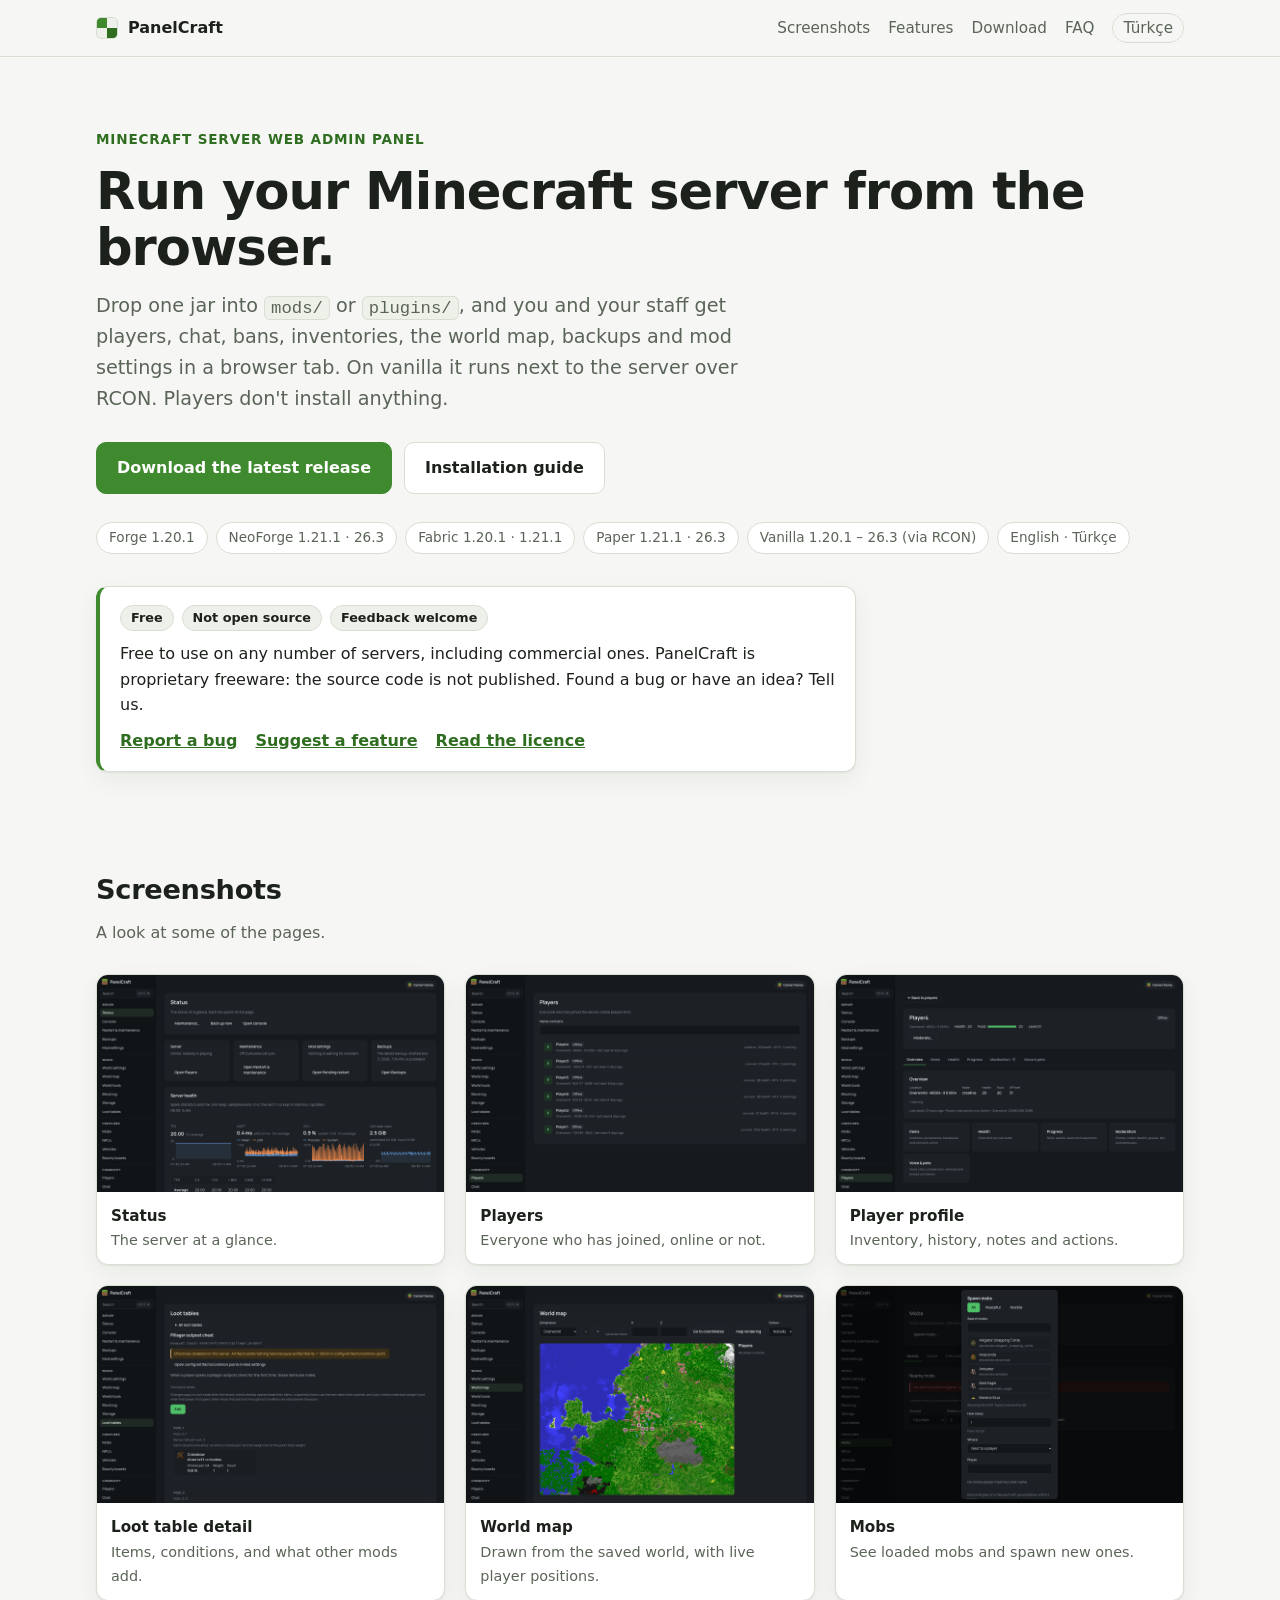
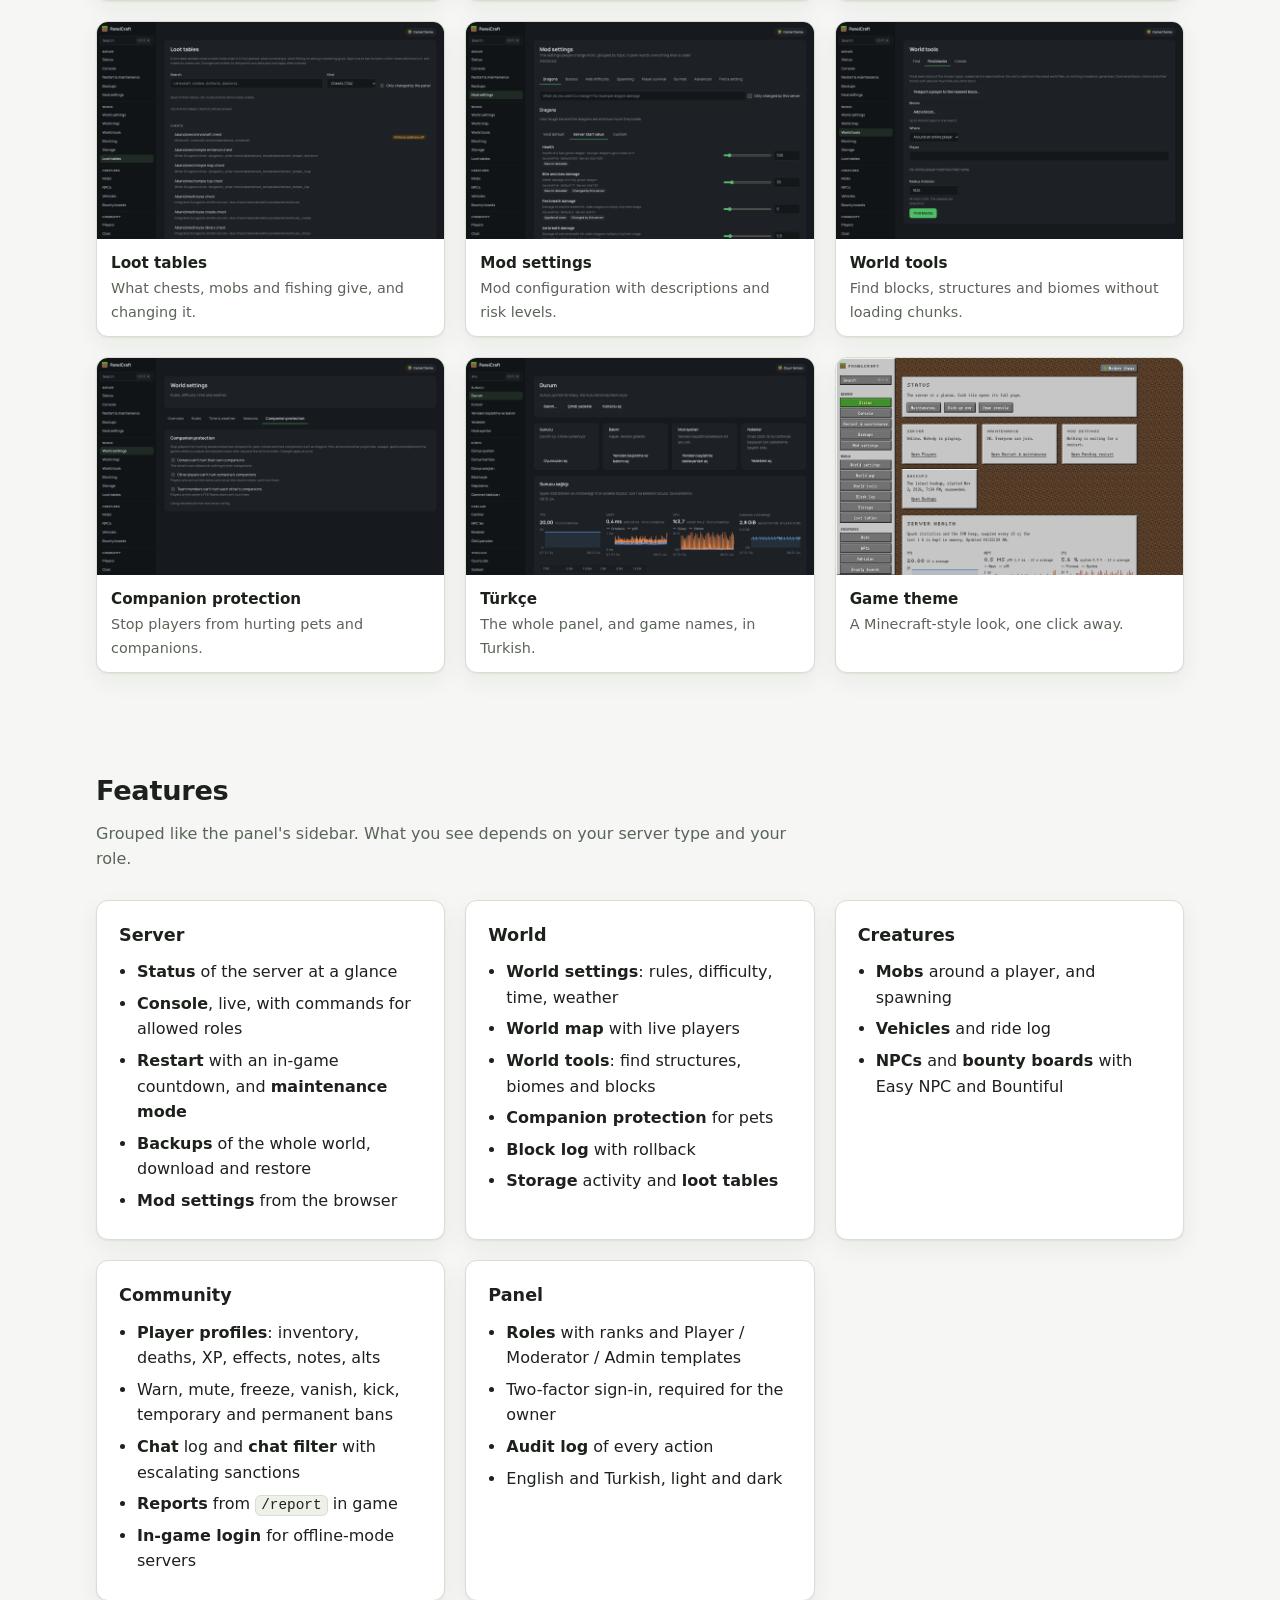
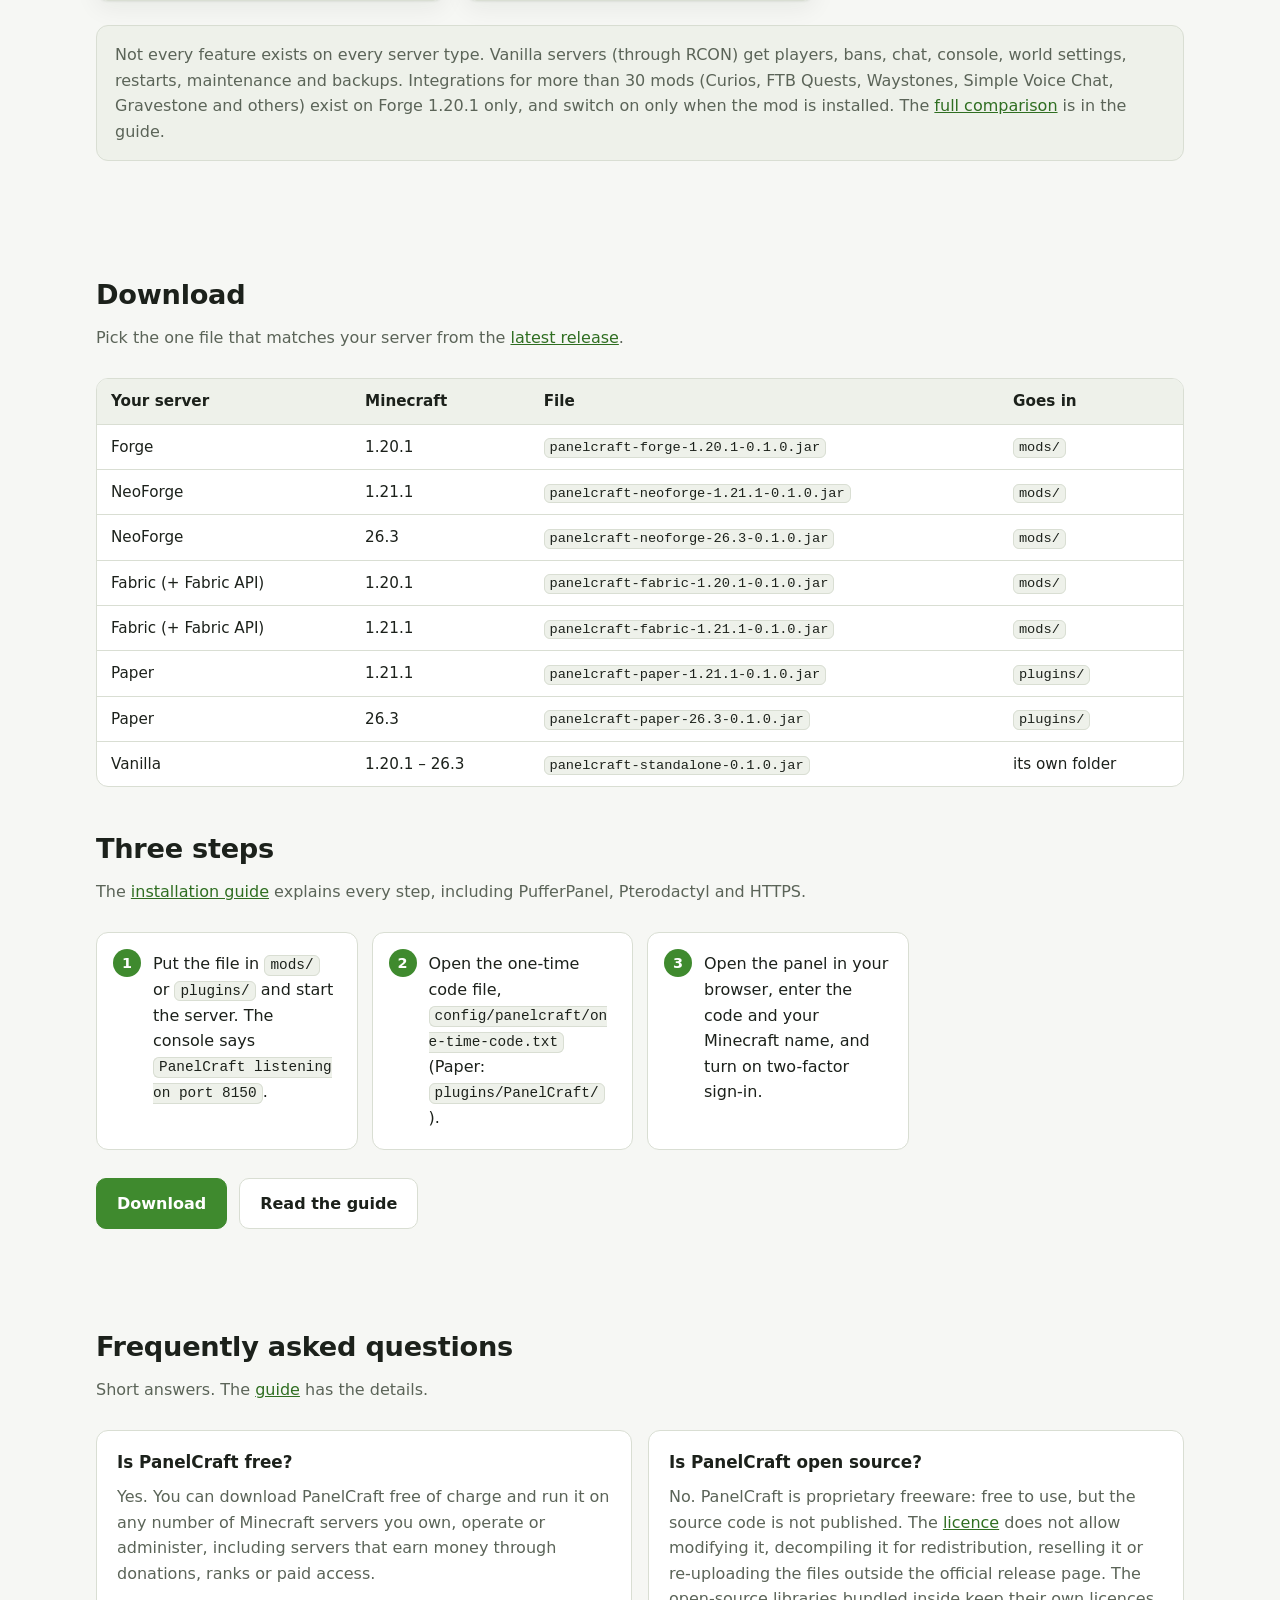
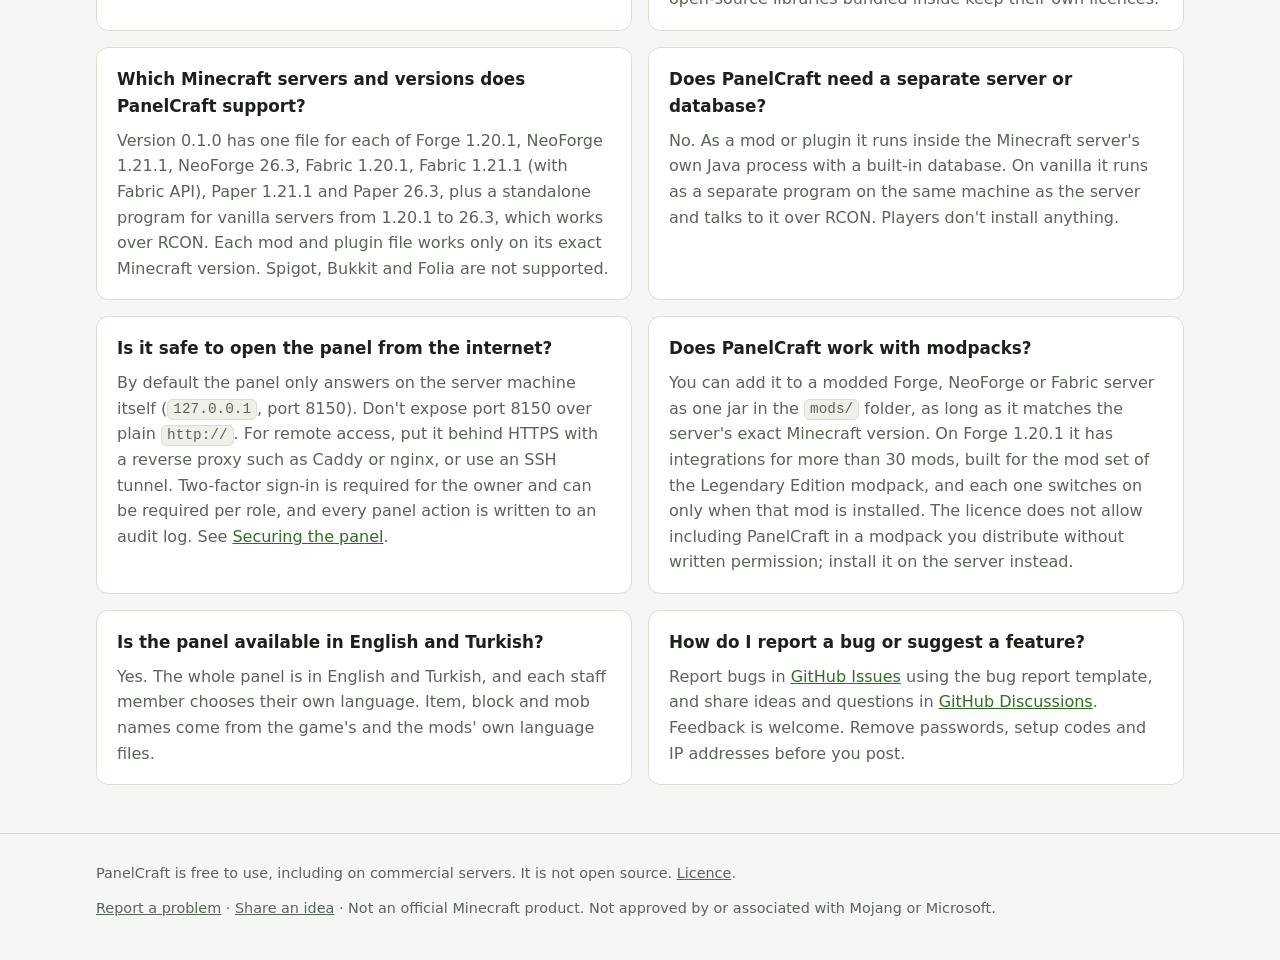
<file: docs/index.html>
<!doctype html>
<html lang="en">
<head>
<meta charset="utf-8">
<meta name="viewport" content="width=device-width, initial-scale=1">
<title>PanelCraft: Minecraft server web admin and moderation panel for Forge, NeoForge, Fabric &amp; Paper</title>
<meta name="description" content="PanelCraft is a free Minecraft server web admin and moderation panel for Forge, NeoForge, Fabric, Paper and vanilla (RCON). Players, chat, bans, world map, backups and mod settings in your browser. Free to use, not open source.">
<meta name="color-scheme" content="light dark">
<link rel="canonical" href="https://panelcraft.github.io/panelcraft/">
<link rel="alternate" hreflang="en" href="https://panelcraft.github.io/panelcraft/">
<link rel="alternate" hreflang="tr" href="https://panelcraft.github.io/panelcraft/tr.html">
<link rel="alternate" hreflang="x-default" href="https://panelcraft.github.io/panelcraft/">
<link rel="alternate" type="text/plain" title="llms.txt" href="https://panelcraft.github.io/panelcraft/llms.txt">
<meta property="og:type" content="website">
<meta property="og:site_name" content="PanelCraft">
<meta property="og:title" content="PanelCraft: Minecraft server web admin panel">
<meta property="og:description" content="A web moderation panel for Forge, NeoForge, Fabric, Paper and vanilla Minecraft servers. Free to use, including on commercial servers. Not open source.">
<meta property="og:url" content="https://panelcraft.github.io/panelcraft/">
<meta property="og:locale" content="en_US">
<meta property="og:locale:alternate" content="tr_TR">
<meta property="og:image" content="https://panelcraft.github.io/panelcraft/screenshots/status.png">
<meta property="og:image:width" content="1440">
<meta property="og:image:height" content="900">
<meta property="og:image:alt" content="The PanelCraft status page">
<meta name="twitter:card" content="summary_large_image">
<meta name="twitter:title" content="PanelCraft: Minecraft server web admin panel">
<meta name="twitter:description" content="A web moderation panel for Forge, NeoForge, Fabric, Paper and vanilla Minecraft servers. Free to use, not open source.">
<meta name="twitter:image" content="https://panelcraft.github.io/panelcraft/screenshots/status.png">
<meta name="twitter:image:alt" content="The PanelCraft status page">
<link rel="stylesheet" href="style.css">
<script type="application/ld+json">
{
  "@context": "https://schema.org",
  "@type": "SoftwareApplication",
  "name": "PanelCraft",
  "description": "A web admin and moderation panel for Minecraft servers. Runs as a mod or plugin on Forge, NeoForge, Fabric and Paper, or as a standalone program next to a vanilla server over RCON. Free to use, not open source.",
  "url": "https://panelcraft.github.io/panelcraft/",
  "applicationCategory": "UtilitiesApplication",
  "applicationSubCategory": "Minecraft server administration",
  "operatingSystem": "Java",
  "softwareVersion": "0.1.0",
  "datePublished": "2026-11-08",
  "downloadUrl": "https://github.com/panelcraft/panelcraft/releases/tag/v0.1.0",
  "installUrl": "https://github.com/panelcraft/panelcraft#install",
  "softwareHelp": "https://github.com/panelcraft/panelcraft#readme",
  "license": "https://github.com/panelcraft/panelcraft/blob/main/LICENSE",
  "isAccessibleForFree": true,
  "inLanguage": ["en", "tr"],
  "softwareRequirements": "Java 17, 21 or 25 (depending on the Minecraft version); Linux, Windows or macOS",
  "screenshot": [
    "https://panelcraft.github.io/panelcraft/screenshots/status.png",
    "https://panelcraft.github.io/panelcraft/screenshots/players.png",
    "https://panelcraft.github.io/panelcraft/screenshots/map.png"
  ],
  "offers": {
    "@type": "Offer",
    "price": "0",
    "priceCurrency": "USD"
  },
  "featureList": [
    "Forge 1.20.1, NeoForge 1.21.1 and 26.3, Fabric 1.20.1 and 1.21.1, Paper 1.21.1 and 26.3",
    "Vanilla 1.20.1 to 26.3 through a standalone program over RCON",
    "Live console, restarts with an in-game countdown, maintenance mode",
    "World backups with download and restore",
    "Mod settings editor",
    "World map with live player positions",
    "Find structures, biomes and blocks without loading chunks",
    "Block log with rollback",
    "Loot table viewer and editor",
    "Player profiles with inventory, history and notes",
    "Warn, mute, freeze, vanish, kick, temporary and permanent bans",
    "Chat log and chat filter with escalating sanctions",
    "In-game reports and in-game login for offline-mode servers",
    "Staff roles with templates, two-factor sign-in and an audit log",
    "English and Turkish, light and dark"
  ]
}
</script>
<script type="application/ld+json">
{
  "@context": "https://schema.org",
  "@type": "FAQPage",
  "mainEntity": [
    {
      "@type": "Question",
      "name": "Is PanelCraft free?",
      "acceptedAnswer": { "@type": "Answer", "text": "Yes. You can download PanelCraft free of charge and run it on any number of Minecraft servers you own, operate or administer, including servers that earn money through donations, ranks or paid access." }
    },
    {
      "@type": "Question",
      "name": "Is PanelCraft open source?",
      "acceptedAnswer": { "@type": "Answer", "text": "No. PanelCraft is proprietary freeware: free to use, but the source code is not published. The licence does not allow modifying it, decompiling it for redistribution, reselling it or re-uploading the files outside the official release page. The open-source libraries bundled inside keep their own licences." }
    },
    {
      "@type": "Question",
      "name": "Which Minecraft servers and versions does PanelCraft support?",
      "acceptedAnswer": { "@type": "Answer", "text": "Version 0.1.0 has one file for each of Forge 1.20.1, NeoForge 1.21.1, NeoForge 26.3, Fabric 1.20.1, Fabric 1.21.1 (with Fabric API), Paper 1.21.1 and Paper 26.3, plus a standalone program for vanilla servers from 1.20.1 to 26.3, which works over RCON. Each mod and plugin file works only on its exact Minecraft version. Spigot, Bukkit and Folia are not supported." }
    },
    {
      "@type": "Question",
      "name": "Does PanelCraft need a separate server or database?",
      "acceptedAnswer": { "@type": "Answer", "text": "No. As a mod or plugin it runs inside the Minecraft server's own Java process with a built-in database. On vanilla it runs as a separate program on the same machine as the server and talks to it over RCON. Players don't install anything." }
    },
    {
      "@type": "Question",
      "name": "Is it safe to open the panel from the internet?",
      "acceptedAnswer": { "@type": "Answer", "text": "By default the panel only answers on the server machine itself (127.0.0.1, port 8150). Don't expose port 8150 over plain http. For remote access, put it behind HTTPS with a reverse proxy such as Caddy or nginx, or use an SSH tunnel. Two-factor sign-in is required for the owner and can be required per role, and every panel action is written to an audit log." }
    },
    {
      "@type": "Question",
      "name": "Does PanelCraft work with modpacks?",
      "acceptedAnswer": { "@type": "Answer", "text": "You can add it to a modded Forge, NeoForge or Fabric server as one jar in the mods folder, as long as it matches the server's exact Minecraft version. On Forge 1.20.1 it has integrations for more than 30 mods, built for the mod set of the Legendary Edition modpack, and each one switches on only when that mod is installed. The licence does not allow including PanelCraft in a modpack you distribute without written permission; install it on the server instead." }
    },
    {
      "@type": "Question",
      "name": "Is the panel available in English and Turkish?",
      "acceptedAnswer": { "@type": "Answer", "text": "Yes. The whole panel is in English and Turkish, and each staff member chooses their own language. Item, block and mob names come from the game's and the mods' own language files." }
    },
    {
      "@type": "Question",
      "name": "How do I report a bug or suggest a feature?",
      "acceptedAnswer": { "@type": "Answer", "text": "Report bugs in GitHub Issues at https://github.com/panelcraft/panelcraft/issues using the bug report template, and share ideas and questions in GitHub Discussions at https://github.com/panelcraft/panelcraft/discussions. Feedback is welcome. Remove passwords, setup codes and IP addresses before you post." }
    }
  ]
}
</script>
</head>
<body>

<header class="top">
  <div class="wrap">
    <a class="brand" href="./"><span class="brand-mark" aria-hidden="true"></span>PanelCraft</a>
    <nav aria-label="Main">
      <a class="hide-sm" href="#screenshots">Screenshots</a>
      <a class="hide-sm" href="#features">Features</a>
      <a class="hide-sm" href="#download">Download</a>
      <a class="hide-sm" href="#faq">FAQ</a>
      <a class="lang" href="tr.html" hreflang="tr" lang="tr">Türkçe</a>
    </nav>
  </div>
</header>

<main>
  <div class="wrap hero">
    <p class="eyebrow">Minecraft server web admin panel</p>
    <h1>Run your Minecraft server from the browser.</h1>
    <p class="lede">Drop one jar into <code>mods/</code> or <code>plugins/</code>, and you and your staff get players, chat, bans, inventories, the world map, backups and mod settings in a browser tab. On vanilla it runs next to the server over RCON. Players don't install anything.</p>
    <div class="cta">
      <a class="btn primary" href="https://github.com/panelcraft/panelcraft/releases/latest">Download the latest release</a>
      <a class="btn" href="https://github.com/panelcraft/panelcraft#install">Installation guide</a>
    </div>
    <ul class="platforms" aria-label="Supported servers">
      <li>Forge 1.20.1</li>
      <li>NeoForge 1.21.1 · 26.3</li>
      <li>Fabric 1.20.1 · 1.21.1</li>
      <li>Paper 1.21.1 · 26.3</li>
      <li>Vanilla 1.20.1 – 26.3 (via RCON)</li>
      <li>English · Türkçe</li>
    </ul>
    <aside class="strip" aria-label="Licence and feedback">
      <p class="strip-tags"><span>Free</span><span>Not open source</span><span>Feedback welcome</span></p>
      <p>Free to use on any number of servers, including commercial ones. PanelCraft is proprietary freeware: the source code is not published. Found a bug or have an idea? Tell us.</p>
      <p class="strip-links"><a href="https://github.com/panelcraft/panelcraft/issues/new?template=bug_report.md">Report a bug</a> <a href="https://github.com/panelcraft/panelcraft/discussions">Suggest a feature</a> <a href="https://github.com/panelcraft/panelcraft/blob/main/LICENSE">Read the licence</a></p>
    </aside>
  </div>

  <section id="screenshots">
    <div class="wrap">
      <h2>Screenshots</h2>
      <p class="sub">A look at some of the pages.</p>
      <div class="gallery">
        <figure class="shot" data-placeholder="status.png"><img src="screenshots/status.png" alt="Status page" loading="lazy" onerror="this.parentNode.classList.add('missing')"><figcaption><b>Status</b><span>The server at a glance.</span></figcaption></figure>
        <figure class="shot" data-placeholder="players.png"><img src="screenshots/players.png" alt="Players page" loading="lazy" onerror="this.parentNode.classList.add('missing')"><figcaption><b>Players</b><span>Everyone who has joined, online or not.</span></figcaption></figure>
        <figure class="shot" data-placeholder="profile.png"><img src="screenshots/profile.png" alt="Player profile" loading="lazy" onerror="this.parentNode.classList.add('missing')"><figcaption><b>Player profile</b><span>Inventory, history, notes and actions.</span></figcaption></figure>
        <figure class="shot" data-placeholder="loot-detail.png"><img src="screenshots/loot-detail.png" alt="Loot table detail" loading="lazy" onerror="this.parentNode.classList.add('missing')"><figcaption><b>Loot table detail</b><span>Items, conditions, and what other mods add.</span></figcaption></figure>
        <figure class="shot" data-placeholder="map.png"><img src="screenshots/map.png" alt="World map" loading="lazy" onerror="this.parentNode.classList.add('missing')"><figcaption><b>World map</b><span>Drawn from the saved world, with live player positions.</span></figcaption></figure>
        <figure class="shot" data-placeholder="spawn-mobs.png"><img src="screenshots/spawn-mobs.png" alt="Spawning mobs" loading="lazy" onerror="this.parentNode.classList.add('missing')"><figcaption><b>Mobs</b><span>See loaded mobs and spawn new ones.</span></figcaption></figure>
        <figure class="shot" data-placeholder="loot.png"><img src="screenshots/loot.png" alt="Loot tables" loading="lazy" onerror="this.parentNode.classList.add('missing')"><figcaption><b>Loot tables</b><span>What chests, mobs and fishing give, and changing it.</span></figcaption></figure>
        <figure class="shot" data-placeholder="mod-settings.png"><img src="screenshots/mod-settings.png" alt="Mod settings" loading="lazy" onerror="this.parentNode.classList.add('missing')"><figcaption><b>Mod settings</b><span>Mod configuration with descriptions and risk levels.</span></figcaption></figure>
        <figure class="shot" data-placeholder="find-blocks.png"><img src="screenshots/find-blocks.png" alt="Finding blocks" loading="lazy" onerror="this.parentNode.classList.add('missing')"><figcaption><b>World tools</b><span>Find blocks, structures and biomes without loading chunks.</span></figcaption></figure>
        <figure class="shot" data-placeholder="companion-protection.png"><img src="screenshots/companion-protection.png" alt="Companion protection" loading="lazy" onerror="this.parentNode.classList.add('missing')"><figcaption><b>Companion protection</b><span>Stop players from hurting pets and companions.</span></figcaption></figure>
        <figure class="shot" data-placeholder="turkish.png"><img src="screenshots/turkish.png" alt="The panel in Turkish" loading="lazy" onerror="this.parentNode.classList.add('missing')"><figcaption><b>Türkçe</b><span>The whole panel, and game names, in Turkish.</span></figcaption></figure>
        <figure class="shot" data-placeholder="game-theme.png"><img src="screenshots/game-theme.png" alt="Game theme" loading="lazy" onerror="this.parentNode.classList.add('missing')"><figcaption><b>Game theme</b><span>A Minecraft-style look, one click away.</span></figcaption></figure>
      </div>
    </div>
  </section>

  <section id="features">
    <div class="wrap">
      <h2>Features</h2>
      <p class="sub">Grouped like the panel's sidebar. What you see depends on your server type and your role.</p>
      <div class="groups">
        <div class="group">
          <h3>Server</h3>
          <ul>
            <li><b>Status</b> of the server at a glance</li>
            <li><b>Console</b>, live, with commands for allowed roles</li>
            <li><b>Restart</b> with an in-game countdown, and <b>maintenance mode</b></li>
            <li><b>Backups</b> of the whole world, download and restore</li>
            <li><b>Mod settings</b> from the browser</li>
          </ul>
        </div>
        <div class="group">
          <h3>World</h3>
          <ul>
            <li><b>World settings</b>: rules, difficulty, time, weather</li>
            <li><b>World map</b> with live players</li>
            <li><b>World tools</b>: find structures, biomes and blocks</li>
            <li><b>Companion protection</b> for pets</li>
            <li><b>Block log</b> with rollback</li>
            <li><b>Storage</b> activity and <b>loot tables</b></li>
          </ul>
        </div>
        <div class="group">
          <h3>Creatures</h3>
          <ul>
            <li><b>Mobs</b> around a player, and spawning</li>
            <li><b>Vehicles</b> and ride log</li>
            <li><b>NPCs</b> and <b>bounty boards</b> with Easy NPC and Bountiful</li>
          </ul>
        </div>
        <div class="group">
          <h3>Community</h3>
          <ul>
            <li><b>Player profiles</b>: inventory, deaths, XP, effects, notes, alts</li>
            <li>Warn, mute, freeze, vanish, kick, temporary and permanent bans</li>
            <li><b>Chat</b> log and <b>chat filter</b> with escalating sanctions</li>
            <li><b>Reports</b> from <code>/report</code> in game</li>
            <li><b>In-game login</b> for offline-mode servers</li>
          </ul>
        </div>
        <div class="group">
          <h3>Panel</h3>
          <ul>
            <li><b>Roles</b> with ranks and Player / Moderator / Admin templates</li>
            <li>Two-factor sign-in, required for the owner</li>
            <li><b>Audit log</b> of every action</li>
            <li>English and Turkish, light and dark</li>
          </ul>
        </div>
      </div>
      <p class="note">Not every feature exists on every server type. Vanilla servers (through RCON) get players, bans, chat, console, world settings, restarts, maintenance and backups. Integrations for more than 30 mods (Curios, FTB Quests, Waystones, Simple Voice Chat, Gravestone and others) exist on Forge 1.20.1 only, and switch on only when the mod is installed. The <a href="https://github.com/panelcraft/panelcraft#what-each-server-type-can-do">full comparison</a> is in the guide.</p>
    </div>
  </section>

  <section id="download">
    <div class="wrap">
      <h2>Download</h2>
      <p class="sub">Pick the one file that matches your server from the <a href="https://github.com/panelcraft/panelcraft/releases/latest">latest release</a>.</p>
      <div class="table-scroll">
        <table>
          <thead><tr><th>Your server</th><th>Minecraft</th><th>File</th><th>Goes in</th></tr></thead>
          <tbody>
            <tr><td>Forge</td><td>1.20.1</td><td><code>panelcraft-forge-1.20.1-0.1.0.jar</code></td><td><code>mods/</code></td></tr>
            <tr><td>NeoForge</td><td>1.21.1</td><td><code>panelcraft-neoforge-1.21.1-0.1.0.jar</code></td><td><code>mods/</code></td></tr>
            <tr><td>NeoForge</td><td>26.3</td><td><code>panelcraft-neoforge-26.3-0.1.0.jar</code></td><td><code>mods/</code></td></tr>
            <tr><td>Fabric (+ Fabric API)</td><td>1.20.1</td><td><code>panelcraft-fabric-1.20.1-0.1.0.jar</code></td><td><code>mods/</code></td></tr>
            <tr><td>Fabric (+ Fabric API)</td><td>1.21.1</td><td><code>panelcraft-fabric-1.21.1-0.1.0.jar</code></td><td><code>mods/</code></td></tr>
            <tr><td>Paper</td><td>1.21.1</td><td><code>panelcraft-paper-1.21.1-0.1.0.jar</code></td><td><code>plugins/</code></td></tr>
            <tr><td>Paper</td><td>26.3</td><td><code>panelcraft-paper-26.3-0.1.0.jar</code></td><td><code>plugins/</code></td></tr>
            <tr><td>Vanilla</td><td>1.20.1 – 26.3</td><td><code>panelcraft-standalone-0.1.0.jar</code></td><td>its own folder</td></tr>
          </tbody>
        </table>
      </div>

      <h2 style="margin-top:40px">Three steps</h2>
      <p class="sub">The <a href="https://github.com/panelcraft/panelcraft#install">installation guide</a> explains every step, including PufferPanel, Pterodactyl and HTTPS.</p>
      <ol class="steps">
        <li>Put the file in <code>mods/</code> or <code>plugins/</code> and start the server. The console says <code>PanelCraft listening on port 8150</code>.</li>
        <li>Open the one-time code file, <code>config/panelcraft/one-time-code.txt</code> (Paper: <code>plugins/PanelCraft/</code>).</li>
        <li>Open the panel in your browser, enter the code and your Minecraft name, and turn on two-factor sign-in.</li>
      </ol>
      <div class="cta" style="margin-top:28px">
        <a class="btn primary" href="https://github.com/panelcraft/panelcraft/releases/latest">Download</a>
        <a class="btn" href="https://github.com/panelcraft/panelcraft#install">Read the guide</a>
      </div>
    </div>
  </section>

  <section id="faq">
    <div class="wrap">
      <h2>Frequently asked questions</h2>
      <p class="sub">Short answers. The <a href="https://github.com/panelcraft/panelcraft#readme">guide</a> has the details.</p>
      <div class="faq">
        <div class="qa">
          <h3>Is PanelCraft free?</h3>
          <p>Yes. You can download PanelCraft free of charge and run it on any number of Minecraft servers you own, operate or administer, including servers that earn money through donations, ranks or paid access.</p>
        </div>
        <div class="qa">
          <h3>Is PanelCraft open source?</h3>
          <p>No. PanelCraft is proprietary freeware: free to use, but the source code is not published. The <a href="https://github.com/panelcraft/panelcraft/blob/main/LICENSE">licence</a> does not allow modifying it, decompiling it for redistribution, reselling it or re-uploading the files outside the official release page. The open-source libraries bundled inside keep their own licences.</p>
        </div>
        <div class="qa">
          <h3>Which Minecraft servers and versions does PanelCraft support?</h3>
          <p>Version 0.1.0 has one file for each of Forge 1.20.1, NeoForge 1.21.1, NeoForge 26.3, Fabric 1.20.1, Fabric 1.21.1 (with Fabric API), Paper 1.21.1 and Paper 26.3, plus a standalone program for vanilla servers from 1.20.1 to 26.3, which works over RCON. Each mod and plugin file works only on its exact Minecraft version. Spigot, Bukkit and Folia are not supported.</p>
        </div>
        <div class="qa">
          <h3>Does PanelCraft need a separate server or database?</h3>
          <p>No. As a mod or plugin it runs inside the Minecraft server's own Java process with a built-in database. On vanilla it runs as a separate program on the same machine as the server and talks to it over RCON. Players don't install anything.</p>
        </div>
        <div class="qa">
          <h3>Is it safe to open the panel from the internet?</h3>
          <p>By default the panel only answers on the server machine itself (<code>127.0.0.1</code>, port 8150). Don't expose port 8150 over plain <code>http://</code>. For remote access, put it behind HTTPS with a reverse proxy such as Caddy or nginx, or use an SSH tunnel. Two-factor sign-in is required for the owner and can be required per role, and every panel action is written to an audit log. See <a href="https://github.com/panelcraft/panelcraft#securing-the-panel">Securing the panel</a>.</p>
        </div>
        <div class="qa">
          <h3>Does PanelCraft work with modpacks?</h3>
          <p>You can add it to a modded Forge, NeoForge or Fabric server as one jar in the <code>mods/</code> folder, as long as it matches the server's exact Minecraft version. On Forge 1.20.1 it has integrations for more than 30 mods, built for the mod set of the Legendary Edition modpack, and each one switches on only when that mod is installed. The licence does not allow including PanelCraft in a modpack you distribute without written permission; install it on the server instead.</p>
        </div>
        <div class="qa">
          <h3>Is the panel available in English and Turkish?</h3>
          <p>Yes. The whole panel is in English and Turkish, and each staff member chooses their own language. Item, block and mob names come from the game's and the mods' own language files.</p>
        </div>
        <div class="qa">
          <h3>How do I report a bug or suggest a feature?</h3>
          <p>Report bugs in <a href="https://github.com/panelcraft/panelcraft/issues">GitHub Issues</a> using the bug report template, and share ideas and questions in <a href="https://github.com/panelcraft/panelcraft/discussions">GitHub Discussions</a>. Feedback is welcome. Remove passwords, setup codes and IP addresses before you post.</p>
        </div>
      </div>
    </div>
  </section>
</main>

<footer>
  <div class="wrap">
    <span>PanelCraft is free to use, including on commercial servers. It is not open source. <a href="https://github.com/panelcraft/panelcraft/blob/main/LICENSE">Licence</a>.</span>
    <span><a href="https://github.com/panelcraft/panelcraft/issues">Report a problem</a> · <a href="https://github.com/panelcraft/panelcraft/discussions">Share an idea</a> · Not an official Minecraft product. Not approved by or associated with Mojang or Microsoft.</span>
  </div>
</footer>

</body>
</html>
</file>
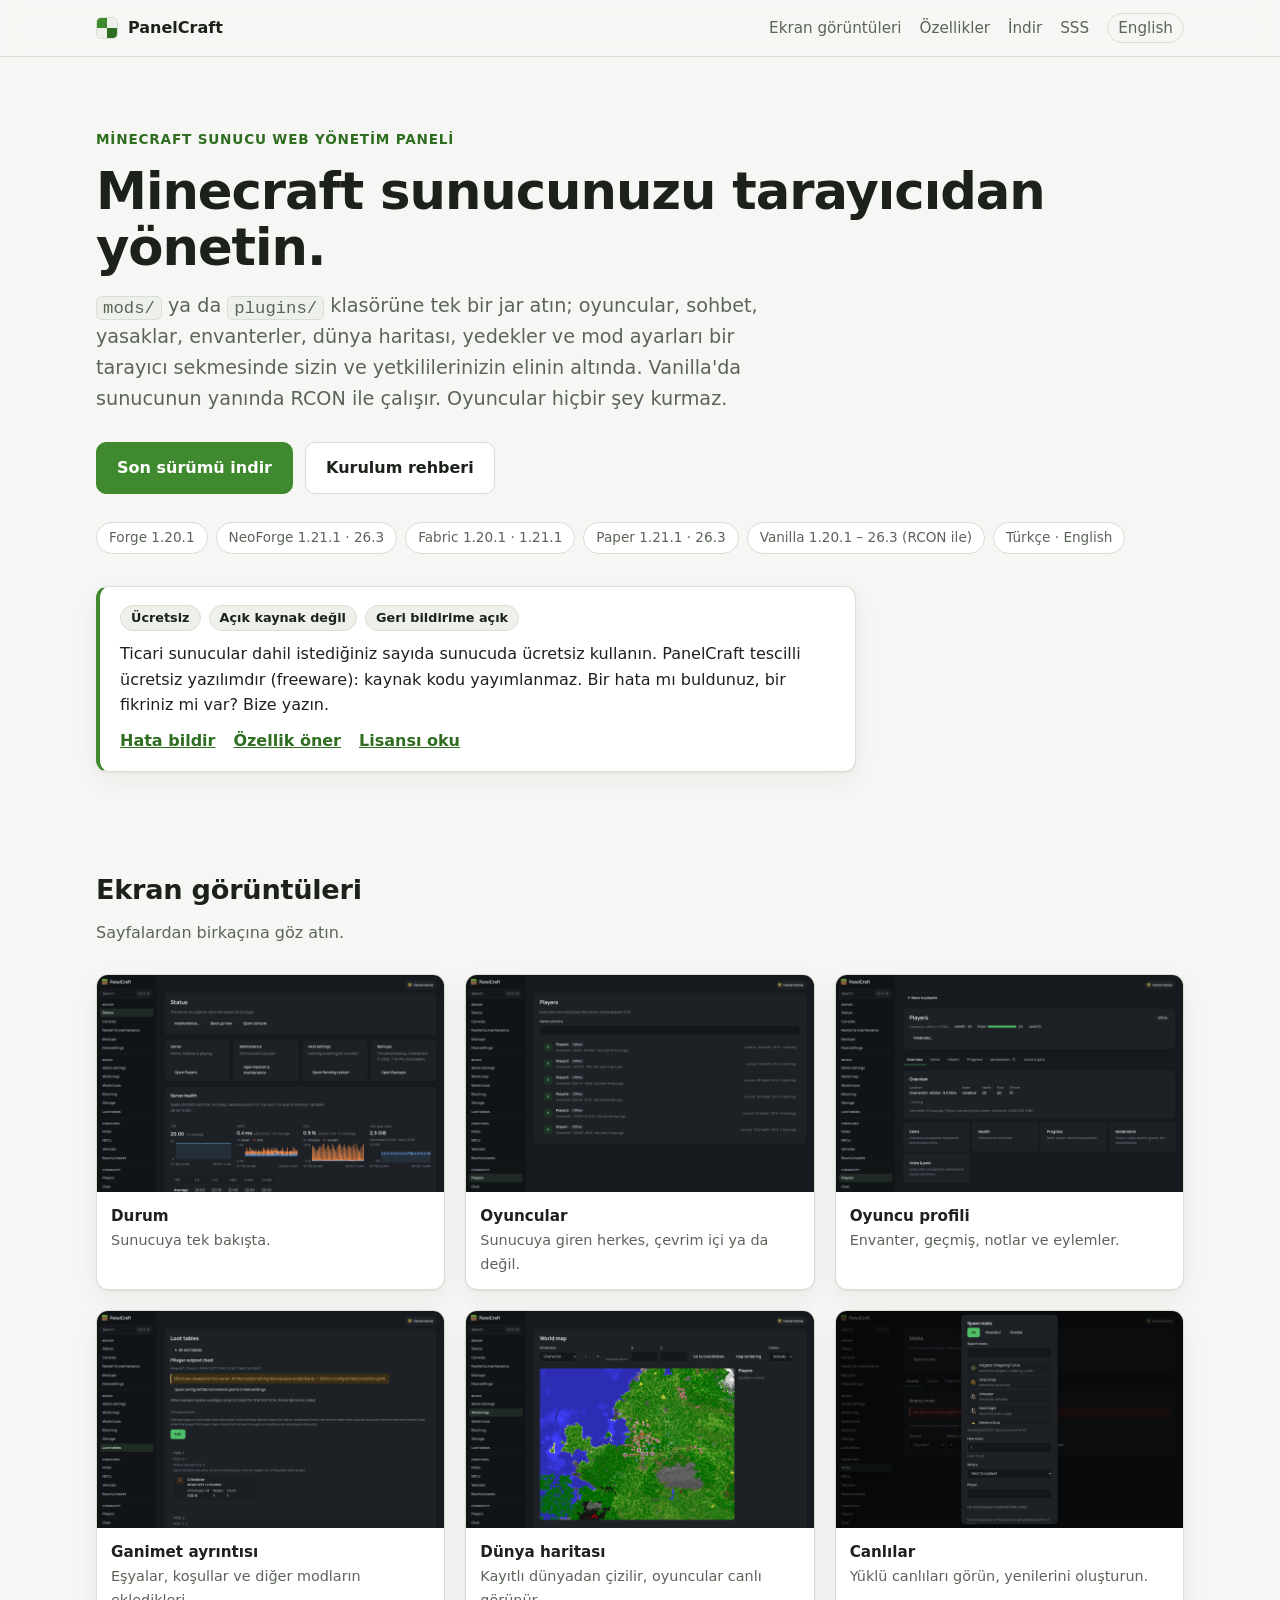
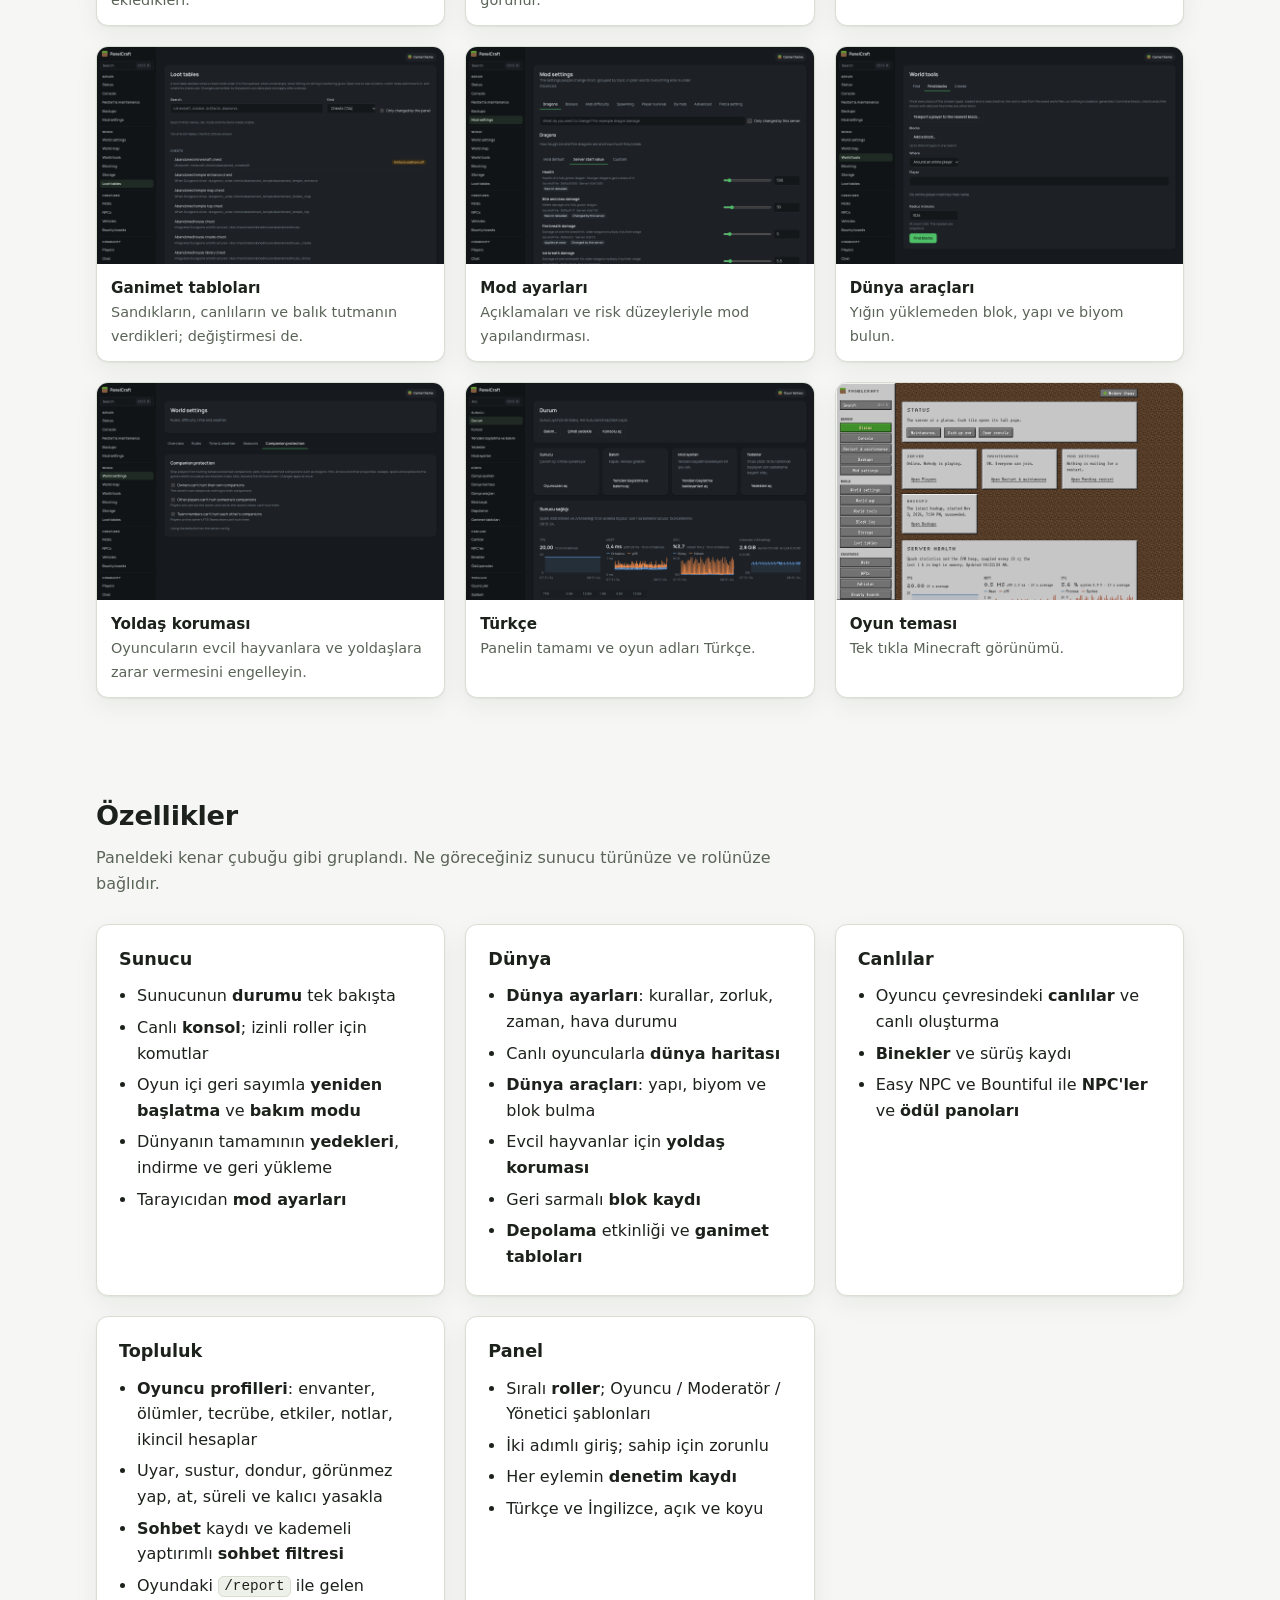
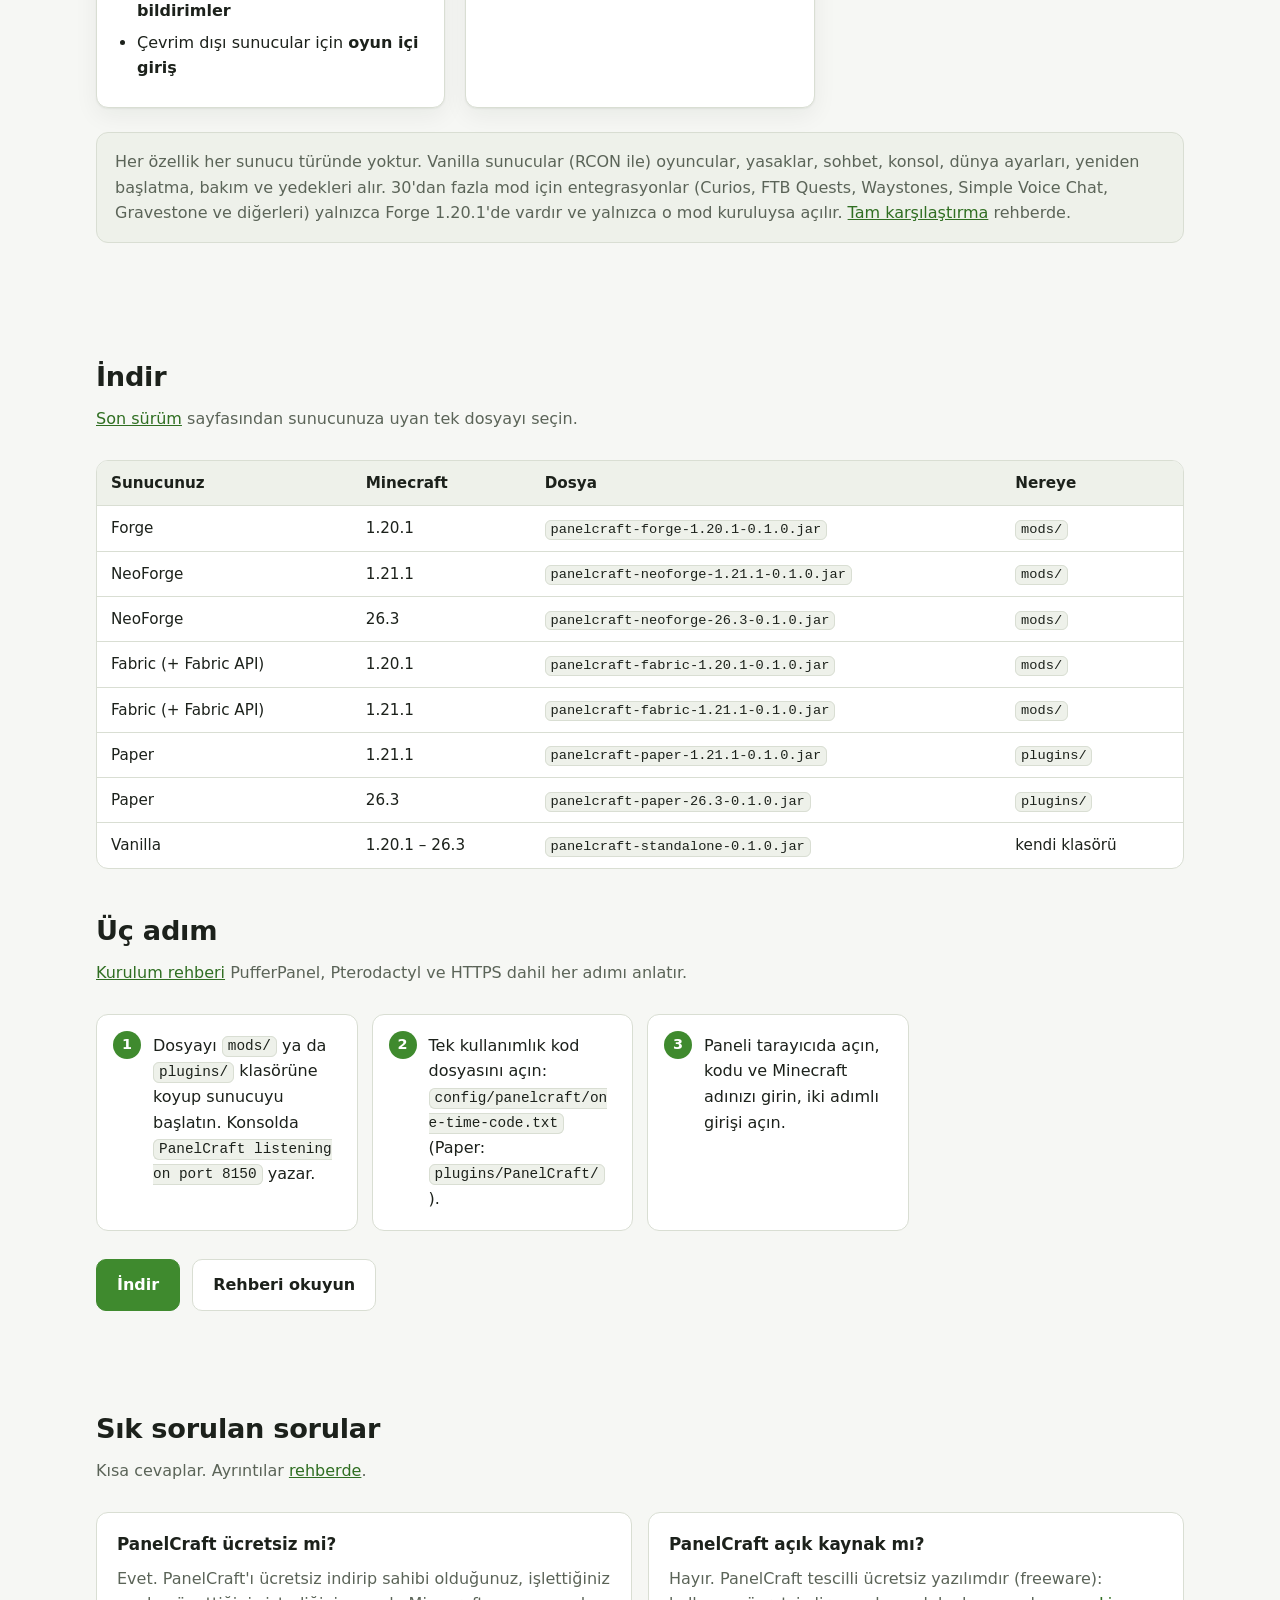
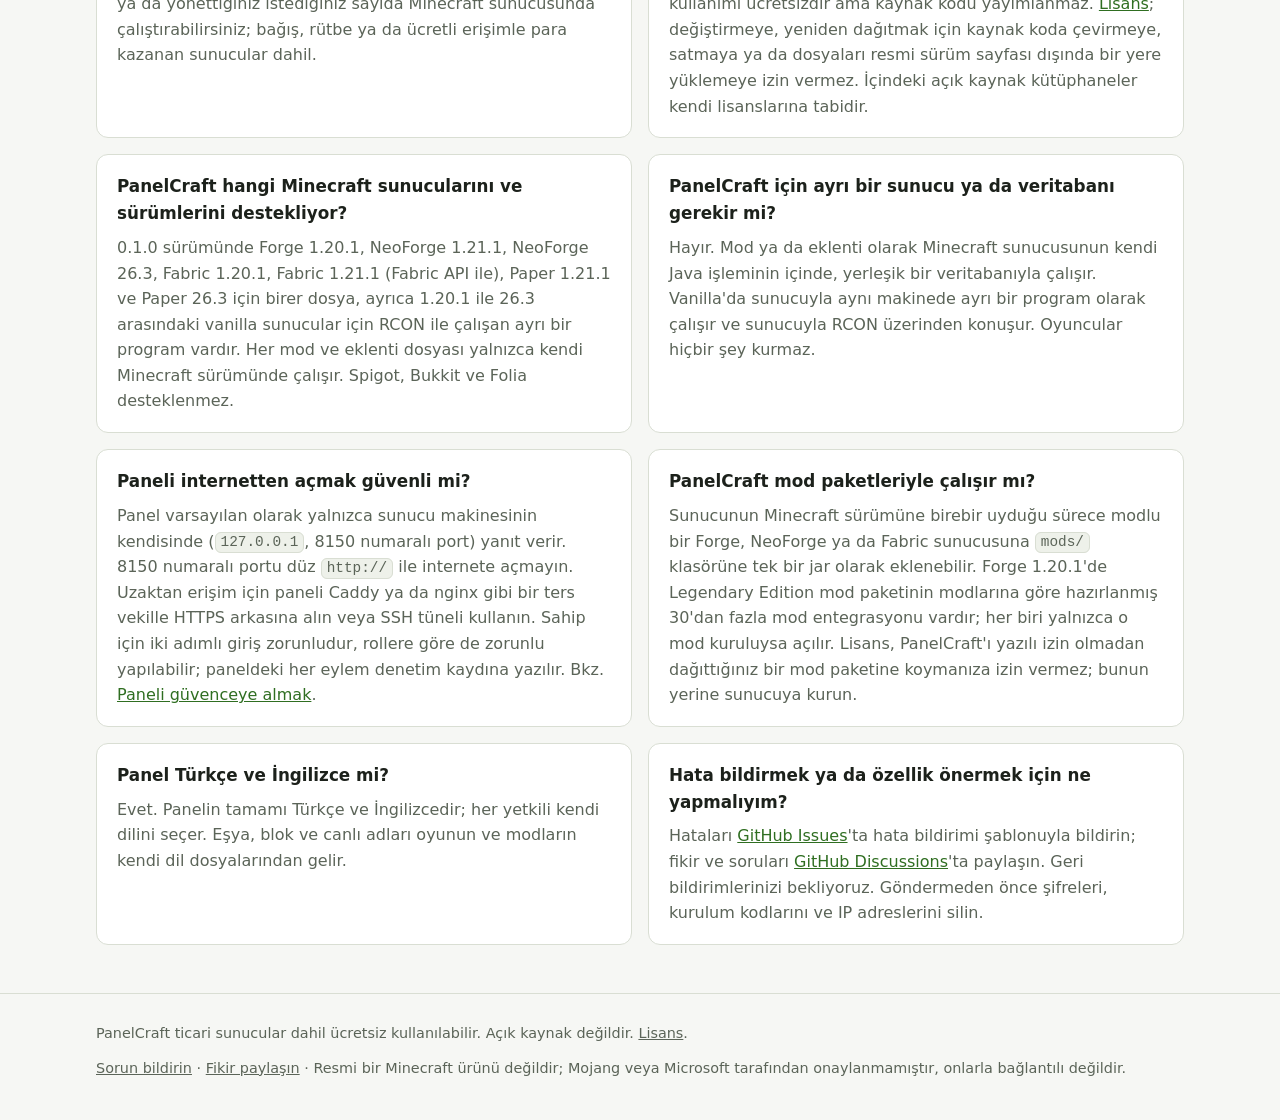
<file: docs/tr.html>
<!doctype html>
<html lang="tr">
<head>
<meta charset="utf-8">
<meta name="viewport" content="width=device-width, initial-scale=1">
<title>PanelCraft: Forge, NeoForge, Fabric ve Paper için Minecraft sunucu web yönetim ve moderasyon paneli</title>
<meta name="description" content="PanelCraft, Forge, NeoForge, Fabric, Paper ve vanilla (RCON) için ücretsiz bir Minecraft sunucu web yönetim ve moderasyon panelidir. Oyuncular, sohbet, yasaklar, dünya haritası, yedekler ve mod ayarları tarayıcıda. Ücretsiz, açık kaynak değil.">
<meta name="color-scheme" content="light dark">
<link rel="canonical" href="https://panelcraft.github.io/panelcraft/tr.html">
<link rel="alternate" hreflang="en" href="https://panelcraft.github.io/panelcraft/">
<link rel="alternate" hreflang="tr" href="https://panelcraft.github.io/panelcraft/tr.html">
<link rel="alternate" hreflang="x-default" href="https://panelcraft.github.io/panelcraft/">
<link rel="alternate" type="text/plain" title="llms.txt" href="https://panelcraft.github.io/panelcraft/llms.txt">
<meta property="og:type" content="website">
<meta property="og:site_name" content="PanelCraft">
<meta property="og:title" content="PanelCraft: Minecraft sunucu web yönetim paneli">
<meta property="og:description" content="Forge, NeoForge, Fabric, Paper ve vanilla Minecraft sunucuları için web moderasyon paneli. Ticari sunucular dahil ücretsiz. Açık kaynak değildir.">
<meta property="og:url" content="https://panelcraft.github.io/panelcraft/tr.html">
<meta property="og:locale" content="tr_TR">
<meta property="og:locale:alternate" content="en_US">
<meta property="og:image" content="https://panelcraft.github.io/panelcraft/screenshots/turkish.png">
<meta property="og:image:width" content="1440">
<meta property="og:image:height" content="900">
<meta property="og:image:alt" content="PanelCraft paneli Türkçe">
<meta name="twitter:card" content="summary_large_image">
<meta name="twitter:title" content="PanelCraft: Minecraft sunucu web yönetim paneli">
<meta name="twitter:description" content="Forge, NeoForge, Fabric, Paper ve vanilla Minecraft sunucuları için web moderasyon paneli. Ücretsiz, açık kaynak değil.">
<meta name="twitter:image" content="https://panelcraft.github.io/panelcraft/screenshots/turkish.png">
<meta name="twitter:image:alt" content="PanelCraft paneli Türkçe">
<link rel="stylesheet" href="style.css">
<script type="application/ld+json">
{
  "@context": "https://schema.org",
  "@type": "SoftwareApplication",
  "name": "PanelCraft",
  "description": "Minecraft sunucuları için web yönetim ve moderasyon paneli. Forge, NeoForge, Fabric ve Paper'da mod ya da eklenti olarak, vanilla sunucunun yanında ise RCON ile konuşan ayrı bir program olarak çalışır. Ücretsizdir, açık kaynak değildir.",
  "url": "https://panelcraft.github.io/panelcraft/tr.html",
  "applicationCategory": "UtilitiesApplication",
  "applicationSubCategory": "Minecraft sunucu yönetimi",
  "operatingSystem": "Java",
  "softwareVersion": "0.1.0",
  "datePublished": "2026-11-08",
  "downloadUrl": "https://github.com/panelcraft/panelcraft/releases/tag/v0.1.0",
  "installUrl": "https://github.com/panelcraft/panelcraft/blob/main/README.tr.md#kurulum",
  "softwareHelp": "https://github.com/panelcraft/panelcraft/blob/main/README.tr.md",
  "license": "https://github.com/panelcraft/panelcraft/blob/main/LICENSE",
  "isAccessibleForFree": true,
  "inLanguage": ["tr", "en"],
  "softwareRequirements": "Minecraft sürümüne göre Java 17, 21 veya 25; Linux, Windows veya macOS",
  "screenshot": [
    "https://panelcraft.github.io/panelcraft/screenshots/turkish.png",
    "https://panelcraft.github.io/panelcraft/screenshots/status.png",
    "https://panelcraft.github.io/panelcraft/screenshots/map.png"
  ],
  "offers": {
    "@type": "Offer",
    "price": "0",
    "priceCurrency": "TRY"
  },
  "featureList": [
    "Forge 1.20.1, NeoForge 1.21.1 ve 26.3, Fabric 1.20.1 ve 1.21.1, Paper 1.21.1 ve 26.3",
    "RCON ile çalışan ayrı programla vanilla 1.20.1 – 26.3",
    "Canlı konsol, oyun içi geri sayımlı yeniden başlatma, bakım modu",
    "İndirilebilen ve geri yüklenebilen dünya yedekleri",
    "Mod ayarları düzenleyici",
    "Canlı oyuncu konumlarıyla dünya haritası",
    "Chunk yüklemeden yapı, biyom ve blok bulma",
    "Geri almalı blok kaydı",
    "Ganimet tablosu görüntüleyici ve düzenleyici",
    "Envanter, geçmiş ve notlarla oyuncu profilleri",
    "Uyarma, susturma, dondurma, görünmezlik, atma, süreli ve kalıcı yasak",
    "Sohbet kaydı ve kademeli yaptırımlı sohbet filtresi",
    "Oyun içi bildirimler ve çevrim dışı sunucular için oyun içi giriş",
    "Şablonlu yetkili rolleri, iki adımlı giriş ve denetim kaydı",
    "Türkçe ve İngilizce, açık ve koyu tema"
  ]
}
</script>
<script type="application/ld+json">
{
  "@context": "https://schema.org",
  "@type": "FAQPage",
  "mainEntity": [
    {
      "@type": "Question",
      "name": "PanelCraft ücretsiz mi?",
      "acceptedAnswer": { "@type": "Answer", "text": "Evet. PanelCraft'ı ücretsiz indirip sahibi olduğunuz, işlettiğiniz ya da yönettiğiniz istediğiniz sayıda Minecraft sunucusunda çalıştırabilirsiniz; bağış, rütbe ya da ücretli erişimle para kazanan sunucular dahil." }
    },
    {
      "@type": "Question",
      "name": "PanelCraft açık kaynak mı?",
      "acceptedAnswer": { "@type": "Answer", "text": "Hayır. PanelCraft tescilli ücretsiz yazılımdır (freeware): kullanımı ücretsizdir ama kaynak kodu yayımlanmaz. Lisans; değiştirmeye, yeniden dağıtmak için kaynak koda çevirmeye, satmaya ya da dosyaları resmi sürüm sayfası dışında bir yere yüklemeye izin vermez. İçindeki açık kaynak kütüphaneler kendi lisanslarına tabidir." }
    },
    {
      "@type": "Question",
      "name": "PanelCraft hangi Minecraft sunucularını ve sürümlerini destekliyor?",
      "acceptedAnswer": { "@type": "Answer", "text": "0.1.0 sürümünde Forge 1.20.1, NeoForge 1.21.1, NeoForge 26.3, Fabric 1.20.1, Fabric 1.21.1 (Fabric API ile), Paper 1.21.1 ve Paper 26.3 için birer dosya, ayrıca 1.20.1 ile 26.3 arasındaki vanilla sunucular için RCON ile çalışan ayrı bir program vardır. Her mod ve eklenti dosyası yalnızca kendi Minecraft sürümünde çalışır. Spigot, Bukkit ve Folia desteklenmez." }
    },
    {
      "@type": "Question",
      "name": "PanelCraft için ayrı bir sunucu ya da veritabanı gerekir mi?",
      "acceptedAnswer": { "@type": "Answer", "text": "Hayır. Mod ya da eklenti olarak Minecraft sunucusunun kendi Java işleminin içinde, yerleşik bir veritabanıyla çalışır. Vanilla'da sunucuyla aynı makinede ayrı bir program olarak çalışır ve sunucuyla RCON üzerinden konuşur. Oyuncular hiçbir şey kurmaz." }
    },
    {
      "@type": "Question",
      "name": "Paneli internetten açmak güvenli mi?",
      "acceptedAnswer": { "@type": "Answer", "text": "Panel varsayılan olarak yalnızca sunucu makinesinin kendisinde (127.0.0.1, 8150 numaralı port) yanıt verir. 8150 numaralı portu düz http ile internete açmayın. Uzaktan erişim için paneli Caddy ya da nginx gibi bir ters vekille HTTPS arkasına alın veya SSH tüneli kullanın. Sahip için iki adımlı giriş zorunludur, rollere göre de zorunlu yapılabilir; paneldeki her eylem denetim kaydına yazılır." }
    },
    {
      "@type": "Question",
      "name": "PanelCraft mod paketleriyle çalışır mı?",
      "acceptedAnswer": { "@type": "Answer", "text": "Sunucunun Minecraft sürümüne birebir uyduğu sürece modlu bir Forge, NeoForge ya da Fabric sunucusuna mods klasörüne tek bir jar olarak eklenebilir. Forge 1.20.1'de Legendary Edition mod paketinin modlarına göre hazırlanmış 30'dan fazla mod entegrasyonu vardır; her biri yalnızca o mod kuruluysa açılır. Lisans, PanelCraft'ı yazılı izin olmadan dağıttığınız bir mod paketine koymanıza izin vermez; bunun yerine sunucuya kurun." }
    },
    {
      "@type": "Question",
      "name": "Panel Türkçe ve İngilizce mi?",
      "acceptedAnswer": { "@type": "Answer", "text": "Evet. Panelin tamamı Türkçe ve İngilizcedir; her yetkili kendi dilini seçer. Eşya, blok ve canlı adları oyunun ve modların kendi dil dosyalarından gelir." }
    },
    {
      "@type": "Question",
      "name": "Hata bildirmek ya da özellik önermek için ne yapmalıyım?",
      "acceptedAnswer": { "@type": "Answer", "text": "Hataları https://github.com/panelcraft/panelcraft/issues adresindeki GitHub Issues'ta hata bildirimi şablonuyla bildirin; fikir ve soruları https://github.com/panelcraft/panelcraft/discussions adresindeki GitHub Discussions'ta paylaşın. Geri bildirimlerinizi bekliyoruz. Göndermeden önce şifreleri, kurulum kodlarını ve IP adreslerini silin." }
    }
  ]
}
</script>
</head>
<body>

<header class="top">
  <div class="wrap">
    <a class="brand" href="tr.html"><span class="brand-mark" aria-hidden="true"></span>PanelCraft</a>
    <nav aria-label="Ana menü">
      <a class="hide-sm" href="#ekran-goruntuleri">Ekran görüntüleri</a>
      <a class="hide-sm" href="#ozellikler">Özellikler</a>
      <a class="hide-sm" href="#indir">İndir</a>
      <a class="hide-sm" href="#sss">SSS</a>
      <a class="lang" href="./" hreflang="en" lang="en">English</a>
    </nav>
  </div>
</header>

<main>
  <div class="wrap hero">
    <p class="eyebrow">Minecraft sunucu web yönetim paneli</p>
    <h1>Minecraft sunucunuzu tarayıcıdan yönetin.</h1>
    <p class="lede"><code>mods/</code> ya da <code>plugins/</code> klasörüne tek bir jar atın; oyuncular, sohbet, yasaklar, envanterler, dünya haritası, yedekler ve mod ayarları bir tarayıcı sekmesinde sizin ve yetkililerinizin elinin altında. Vanilla'da sunucunun yanında RCON ile çalışır. Oyuncular hiçbir şey kurmaz.</p>
    <div class="cta">
      <a class="btn primary" href="https://github.com/panelcraft/panelcraft/releases/latest">Son sürümü indir</a>
      <a class="btn" href="https://github.com/panelcraft/panelcraft/blob/main/README.tr.md#kurulum">Kurulum rehberi</a>
    </div>
    <ul class="platforms" aria-label="Desteklenen sunucular">
      <li>Forge 1.20.1</li>
      <li>NeoForge 1.21.1 · 26.3</li>
      <li>Fabric 1.20.1 · 1.21.1</li>
      <li>Paper 1.21.1 · 26.3</li>
      <li>Vanilla 1.20.1 – 26.3 (RCON ile)</li>
      <li>Türkçe · English</li>
    </ul>
    <aside class="strip" aria-label="Lisans ve geri bildirim">
      <p class="strip-tags"><span>Ücretsiz</span><span>Açık kaynak değil</span><span>Geri bildirime açık</span></p>
      <p>Ticari sunucular dahil istediğiniz sayıda sunucuda ücretsiz kullanın. PanelCraft tescilli ücretsiz yazılımdır (freeware): kaynak kodu yayımlanmaz. Bir hata mı buldunuz, bir fikriniz mi var? Bize yazın.</p>
      <p class="strip-links"><a href="https://github.com/panelcraft/panelcraft/issues/new?template=bug_report.md">Hata bildir</a> <a href="https://github.com/panelcraft/panelcraft/discussions">Özellik öner</a> <a href="https://github.com/panelcraft/panelcraft/blob/main/LICENSE">Lisansı oku</a></p>
    </aside>
  </div>

  <section id="ekran-goruntuleri">
    <div class="wrap">
      <h2>Ekran görüntüleri</h2>
      <p class="sub">Sayfalardan birkaçına göz atın.</p>
      <div class="gallery">
        <figure class="shot" data-placeholder="status.png"><img src="screenshots/status.png" alt="Durum sayfası" loading="lazy" onerror="this.parentNode.classList.add('missing')"><figcaption><b>Durum</b><span>Sunucuya tek bakışta.</span></figcaption></figure>
        <figure class="shot" data-placeholder="players.png"><img src="screenshots/players.png" alt="Oyuncular sayfası" loading="lazy" onerror="this.parentNode.classList.add('missing')"><figcaption><b>Oyuncular</b><span>Sunucuya giren herkes, çevrim içi ya da değil.</span></figcaption></figure>
        <figure class="shot" data-placeholder="profile.png"><img src="screenshots/profile.png" alt="Oyuncu profili" loading="lazy" onerror="this.parentNode.classList.add('missing')"><figcaption><b>Oyuncu profili</b><span>Envanter, geçmiş, notlar ve eylemler.</span></figcaption></figure>
        <figure class="shot" data-placeholder="loot-detail.png"><img src="screenshots/loot-detail.png" alt="Ganimet tablosu ayrıntısı" loading="lazy" onerror="this.parentNode.classList.add('missing')"><figcaption><b>Ganimet ayrıntısı</b><span>Eşyalar, koşullar ve diğer modların ekledikleri.</span></figcaption></figure>
        <figure class="shot" data-placeholder="map.png"><img src="screenshots/map.png" alt="Dünya haritası" loading="lazy" onerror="this.parentNode.classList.add('missing')"><figcaption><b>Dünya haritası</b><span>Kayıtlı dünyadan çizilir, oyuncular canlı görünür.</span></figcaption></figure>
        <figure class="shot" data-placeholder="spawn-mobs.png"><img src="screenshots/spawn-mobs.png" alt="Canlı oluşturma" loading="lazy" onerror="this.parentNode.classList.add('missing')"><figcaption><b>Canlılar</b><span>Yüklü canlıları görün, yenilerini oluşturun.</span></figcaption></figure>
        <figure class="shot" data-placeholder="loot.png"><img src="screenshots/loot.png" alt="Ganimet tabloları" loading="lazy" onerror="this.parentNode.classList.add('missing')"><figcaption><b>Ganimet tabloları</b><span>Sandıkların, canlıların ve balık tutmanın verdikleri; değiştirmesi de.</span></figcaption></figure>
        <figure class="shot" data-placeholder="mod-settings.png"><img src="screenshots/mod-settings.png" alt="Mod ayarları" loading="lazy" onerror="this.parentNode.classList.add('missing')"><figcaption><b>Mod ayarları</b><span>Açıklamaları ve risk düzeyleriyle mod yapılandırması.</span></figcaption></figure>
        <figure class="shot" data-placeholder="find-blocks.png"><img src="screenshots/find-blocks.png" alt="Blok bulma" loading="lazy" onerror="this.parentNode.classList.add('missing')"><figcaption><b>Dünya araçları</b><span>Yığın yüklemeden blok, yapı ve biyom bulun.</span></figcaption></figure>
        <figure class="shot" data-placeholder="companion-protection.png"><img src="screenshots/companion-protection.png" alt="Yoldaş koruması" loading="lazy" onerror="this.parentNode.classList.add('missing')"><figcaption><b>Yoldaş koruması</b><span>Oyuncuların evcil hayvanlara ve yoldaşlara zarar vermesini engelleyin.</span></figcaption></figure>
        <figure class="shot" data-placeholder="turkish.png"><img src="screenshots/turkish.png" alt="Türkçe panel" loading="lazy" onerror="this.parentNode.classList.add('missing')"><figcaption><b>Türkçe</b><span>Panelin tamamı ve oyun adları Türkçe.</span></figcaption></figure>
        <figure class="shot" data-placeholder="game-theme.png"><img src="screenshots/game-theme.png" alt="Oyun teması" loading="lazy" onerror="this.parentNode.classList.add('missing')"><figcaption><b>Oyun teması</b><span>Tek tıkla Minecraft görünümü.</span></figcaption></figure>
      </div>
    </div>
  </section>

  <section id="ozellikler">
    <div class="wrap">
      <h2>Özellikler</h2>
      <p class="sub">Paneldeki kenar çubuğu gibi gruplandı. Ne göreceğiniz sunucu türünüze ve rolünüze bağlıdır.</p>
      <div class="groups">
        <div class="group">
          <h3>Sunucu</h3>
          <ul>
            <li>Sunucunun <b>durumu</b> tek bakışta</li>
            <li>Canlı <b>konsol</b>; izinli roller için komutlar</li>
            <li>Oyun içi geri sayımla <b>yeniden başlatma</b> ve <b>bakım modu</b></li>
            <li>Dünyanın tamamının <b>yedekleri</b>, indirme ve geri yükleme</li>
            <li>Tarayıcıdan <b>mod ayarları</b></li>
          </ul>
        </div>
        <div class="group">
          <h3>Dünya</h3>
          <ul>
            <li><b>Dünya ayarları</b>: kurallar, zorluk, zaman, hava durumu</li>
            <li>Canlı oyuncularla <b>dünya haritası</b></li>
            <li><b>Dünya araçları</b>: yapı, biyom ve blok bulma</li>
            <li>Evcil hayvanlar için <b>yoldaş koruması</b></li>
            <li>Geri sarmalı <b>blok kaydı</b></li>
            <li><b>Depolama</b> etkinliği ve <b>ganimet tabloları</b></li>
          </ul>
        </div>
        <div class="group">
          <h3>Canlılar</h3>
          <ul>
            <li>Oyuncu çevresindeki <b>canlılar</b> ve canlı oluşturma</li>
            <li><b>Binekler</b> ve sürüş kaydı</li>
            <li>Easy NPC ve Bountiful ile <b>NPC'ler</b> ve <b>ödül panoları</b></li>
          </ul>
        </div>
        <div class="group">
          <h3>Topluluk</h3>
          <ul>
            <li><b>Oyuncu profilleri</b>: envanter, ölümler, tecrübe, etkiler, notlar, ikincil hesaplar</li>
            <li>Uyar, sustur, dondur, görünmez yap, at, süreli ve kalıcı yasakla</li>
            <li><b>Sohbet</b> kaydı ve kademeli yaptırımlı <b>sohbet filtresi</b></li>
            <li>Oyundaki <code>/report</code> ile gelen <b>bildirimler</b></li>
            <li>Çevrim dışı sunucular için <b>oyun içi giriş</b></li>
          </ul>
        </div>
        <div class="group">
          <h3>Panel</h3>
          <ul>
            <li>Sıralı <b>roller</b>; Oyuncu / Moderatör / Yönetici şablonları</li>
            <li>İki adımlı giriş; sahip için zorunlu</li>
            <li>Her eylemin <b>denetim kaydı</b></li>
            <li>Türkçe ve İngilizce, açık ve koyu</li>
          </ul>
        </div>
      </div>
      <p class="note">Her özellik her sunucu türünde yoktur. Vanilla sunucular (RCON ile) oyuncular, yasaklar, sohbet, konsol, dünya ayarları, yeniden başlatma, bakım ve yedekleri alır. 30'dan fazla mod için entegrasyonlar (Curios, FTB Quests, Waystones, Simple Voice Chat, Gravestone ve diğerleri) yalnızca Forge 1.20.1'de vardır ve yalnızca o mod kuruluysa açılır. <a href="https://github.com/panelcraft/panelcraft/blob/main/README.tr.md#sunucu-türüne-göre-özellikler">Tam karşılaştırma</a> rehberde.</p>
    </div>
  </section>

  <section id="indir">
    <div class="wrap">
      <h2>İndir</h2>
      <p class="sub"><a href="https://github.com/panelcraft/panelcraft/releases/latest">Son sürüm</a> sayfasından sunucunuza uyan tek dosyayı seçin.</p>
      <div class="table-scroll">
        <table>
          <thead><tr><th>Sunucunuz</th><th>Minecraft</th><th>Dosya</th><th>Nereye</th></tr></thead>
          <tbody>
            <tr><td>Forge</td><td>1.20.1</td><td><code>panelcraft-forge-1.20.1-0.1.0.jar</code></td><td><code>mods/</code></td></tr>
            <tr><td>NeoForge</td><td>1.21.1</td><td><code>panelcraft-neoforge-1.21.1-0.1.0.jar</code></td><td><code>mods/</code></td></tr>
            <tr><td>NeoForge</td><td>26.3</td><td><code>panelcraft-neoforge-26.3-0.1.0.jar</code></td><td><code>mods/</code></td></tr>
            <tr><td>Fabric (+ Fabric API)</td><td>1.20.1</td><td><code>panelcraft-fabric-1.20.1-0.1.0.jar</code></td><td><code>mods/</code></td></tr>
            <tr><td>Fabric (+ Fabric API)</td><td>1.21.1</td><td><code>panelcraft-fabric-1.21.1-0.1.0.jar</code></td><td><code>mods/</code></td></tr>
            <tr><td>Paper</td><td>1.21.1</td><td><code>panelcraft-paper-1.21.1-0.1.0.jar</code></td><td><code>plugins/</code></td></tr>
            <tr><td>Paper</td><td>26.3</td><td><code>panelcraft-paper-26.3-0.1.0.jar</code></td><td><code>plugins/</code></td></tr>
            <tr><td>Vanilla</td><td>1.20.1 – 26.3</td><td><code>panelcraft-standalone-0.1.0.jar</code></td><td>kendi klasörü</td></tr>
          </tbody>
        </table>
      </div>

      <h2 style="margin-top:40px">Üç adım</h2>
      <p class="sub"><a href="https://github.com/panelcraft/panelcraft/blob/main/README.tr.md#kurulum">Kurulum rehberi</a> PufferPanel, Pterodactyl ve HTTPS dahil her adımı anlatır.</p>
      <ol class="steps">
        <li>Dosyayı <code>mods/</code> ya da <code>plugins/</code> klasörüne koyup sunucuyu başlatın. Konsolda <code>PanelCraft listening on port 8150</code> yazar.</li>
        <li>Tek kullanımlık kod dosyasını açın: <code>config/panelcraft/one-time-code.txt</code> (Paper: <code>plugins/PanelCraft/</code>).</li>
        <li>Paneli tarayıcıda açın, kodu ve Minecraft adınızı girin, iki adımlı girişi açın.</li>
      </ol>
      <div class="cta" style="margin-top:28px">
        <a class="btn primary" href="https://github.com/panelcraft/panelcraft/releases/latest">İndir</a>
        <a class="btn" href="https://github.com/panelcraft/panelcraft/blob/main/README.tr.md#kurulum">Rehberi okuyun</a>
      </div>
    </div>
  </section>

  <section id="sss">
    <div class="wrap">
      <h2>Sık sorulan sorular</h2>
      <p class="sub">Kısa cevaplar. Ayrıntılar <a href="https://github.com/panelcraft/panelcraft/blob/main/README.tr.md">rehberde</a>.</p>
      <div class="faq">
        <div class="qa">
          <h3>PanelCraft ücretsiz mi?</h3>
          <p>Evet. PanelCraft'ı ücretsiz indirip sahibi olduğunuz, işlettiğiniz ya da yönettiğiniz istediğiniz sayıda Minecraft sunucusunda çalıştırabilirsiniz; bağış, rütbe ya da ücretli erişimle para kazanan sunucular dahil.</p>
        </div>
        <div class="qa">
          <h3>PanelCraft açık kaynak mı?</h3>
          <p>Hayır. PanelCraft tescilli ücretsiz yazılımdır (freeware): kullanımı ücretsizdir ama kaynak kodu yayımlanmaz. <a href="https://github.com/panelcraft/panelcraft/blob/main/LICENSE">Lisans</a>; değiştirmeye, yeniden dağıtmak için kaynak koda çevirmeye, satmaya ya da dosyaları resmi sürüm sayfası dışında bir yere yüklemeye izin vermez. İçindeki açık kaynak kütüphaneler kendi lisanslarına tabidir.</p>
        </div>
        <div class="qa">
          <h3>PanelCraft hangi Minecraft sunucularını ve sürümlerini destekliyor?</h3>
          <p>0.1.0 sürümünde Forge 1.20.1, NeoForge 1.21.1, NeoForge 26.3, Fabric 1.20.1, Fabric 1.21.1 (Fabric API ile), Paper 1.21.1 ve Paper 26.3 için birer dosya, ayrıca 1.20.1 ile 26.3 arasındaki vanilla sunucular için RCON ile çalışan ayrı bir program vardır. Her mod ve eklenti dosyası yalnızca kendi Minecraft sürümünde çalışır. Spigot, Bukkit ve Folia desteklenmez.</p>
        </div>
        <div class="qa">
          <h3>PanelCraft için ayrı bir sunucu ya da veritabanı gerekir mi?</h3>
          <p>Hayır. Mod ya da eklenti olarak Minecraft sunucusunun kendi Java işleminin içinde, yerleşik bir veritabanıyla çalışır. Vanilla'da sunucuyla aynı makinede ayrı bir program olarak çalışır ve sunucuyla RCON üzerinden konuşur. Oyuncular hiçbir şey kurmaz.</p>
        </div>
        <div class="qa">
          <h3>Paneli internetten açmak güvenli mi?</h3>
          <p>Panel varsayılan olarak yalnızca sunucu makinesinin kendisinde (<code>127.0.0.1</code>, 8150 numaralı port) yanıt verir. 8150 numaralı portu düz <code>http://</code> ile internete açmayın. Uzaktan erişim için paneli Caddy ya da nginx gibi bir ters vekille HTTPS arkasına alın veya SSH tüneli kullanın. Sahip için iki adımlı giriş zorunludur, rollere göre de zorunlu yapılabilir; paneldeki her eylem denetim kaydına yazılır. Bkz. <a href="https://github.com/panelcraft/panelcraft/blob/main/README.tr.md#paneli-güvenceye-almak">Paneli güvenceye almak</a>.</p>
        </div>
        <div class="qa">
          <h3>PanelCraft mod paketleriyle çalışır mı?</h3>
          <p>Sunucunun Minecraft sürümüne birebir uyduğu sürece modlu bir Forge, NeoForge ya da Fabric sunucusuna <code>mods/</code> klasörüne tek bir jar olarak eklenebilir. Forge 1.20.1'de Legendary Edition mod paketinin modlarına göre hazırlanmış 30'dan fazla mod entegrasyonu vardır; her biri yalnızca o mod kuruluysa açılır. Lisans, PanelCraft'ı yazılı izin olmadan dağıttığınız bir mod paketine koymanıza izin vermez; bunun yerine sunucuya kurun.</p>
        </div>
        <div class="qa">
          <h3>Panel Türkçe ve İngilizce mi?</h3>
          <p>Evet. Panelin tamamı Türkçe ve İngilizcedir; her yetkili kendi dilini seçer. Eşya, blok ve canlı adları oyunun ve modların kendi dil dosyalarından gelir.</p>
        </div>
        <div class="qa">
          <h3>Hata bildirmek ya da özellik önermek için ne yapmalıyım?</h3>
          <p>Hataları <a href="https://github.com/panelcraft/panelcraft/issues">GitHub Issues</a>'ta hata bildirimi şablonuyla bildirin; fikir ve soruları <a href="https://github.com/panelcraft/panelcraft/discussions">GitHub Discussions</a>'ta paylaşın. Geri bildirimlerinizi bekliyoruz. Göndermeden önce şifreleri, kurulum kodlarını ve IP adreslerini silin.</p>
        </div>
      </div>
    </div>
  </section>
</main>

<footer>
  <div class="wrap">
    <span>PanelCraft ticari sunucular dahil ücretsiz kullanılabilir. Açık kaynak değildir. <a href="https://github.com/panelcraft/panelcraft/blob/main/LICENSE">Lisans</a>.</span>
    <span><a href="https://github.com/panelcraft/panelcraft/issues">Sorun bildirin</a> · <a href="https://github.com/panelcraft/panelcraft/discussions">Fikir paylaşın</a> · Resmi bir Minecraft ürünü değildir; Mojang veya Microsoft tarafından onaylanmamıştır, onlarla bağlantılı değildir.</span>
  </div>
</footer>

</body>
</html>
</file>
<file: docs/style.css>
:root {
  --bg: #f6f7f4;
  --surface: #ffffff;
  --surface-2: #eef1ea;
  --text: #1c211b;
  --muted: #5b6458;
  --line: #d9ded3;
  --accent: #3f8a2e;
  --accent-strong: #2f6e21;
  --accent-text: #ffffff;
  --shadow: 0 1px 2px rgba(20, 30, 15, .06), 0 8px 24px rgba(20, 30, 15, .06);
  --radius: 12px;
  --max: 1120px;
  color-scheme: light;
}

@media (prefers-color-scheme: dark) {
  :root {
    --bg: #111410;
    --surface: #181c17;
    --surface-2: #1f251d;
    --text: #e7ebe3;
    --muted: #a2ab9d;
    --line: #2c3429;
    --accent: #6cc04a;
    --accent-strong: #84d364;
    --accent-text: #0d1a08;
    --shadow: 0 1px 2px rgba(0, 0, 0, .3), 0 8px 24px rgba(0, 0, 0, .25);
    color-scheme: dark;
  }
}

* { box-sizing: border-box; }

html { scroll-behavior: smooth; }

body {
  margin: 0;
  background: var(--bg);
  color: var(--text);
  font: 16px/1.6 system-ui, -apple-system, "Segoe UI", Roboto, "Helvetica Neue", Arial, sans-serif;
  -webkit-font-smoothing: antialiased;
}

a { color: var(--accent-strong); }
a:hover { text-decoration-thickness: 2px; }

code {
  font: .9em/1.4 ui-monospace, SFMono-Regular, Menlo, Consolas, monospace;
  background: var(--surface-2);
  border: 1px solid var(--line);
  border-radius: 6px;
  padding: .1em .35em;
  overflow-wrap: anywhere;
}

.wrap { max-width: var(--max); margin: 0 auto; padding: 0 16px; }

.top {
  position: sticky;
  top: 0;
  z-index: 10;
  background: color-mix(in srgb, var(--bg) 88%, transparent);
  backdrop-filter: blur(8px);
  border-bottom: 1px solid var(--line);
}
.top .wrap { display: flex; align-items: center; gap: 16px; height: 56px; }
.brand { display: flex; align-items: center; gap: 10px; font-weight: 700; color: var(--text); text-decoration: none; }
.brand-mark {
  width: 22px; height: 22px; border-radius: 5px;
  background:
    linear-gradient(var(--accent) 0 0) 0 0 / 50% 50% no-repeat,
    linear-gradient(var(--accent-strong) 0 0) 100% 100% / 50% 50% no-repeat,
    var(--surface-2);
  border: 1px solid var(--line);
}
.top nav { margin-left: auto; display: flex; gap: 18px; align-items: center; }
.top nav a { color: var(--muted); text-decoration: none; font-size: .95rem; }
.top nav a:hover { color: var(--text); }
.lang { border: 1px solid var(--line); border-radius: 999px; padding: 2px 10px; }

@media (max-width: 640px) {
  .top nav a.hide-sm { display: none; }
}

.hero { padding-top: 72px; padding-bottom: 48px; }
.hero h1 { font-size: clamp(2rem, 5vw, 3.2rem); line-height: 1.1; margin: 0 0 16px; letter-spacing: -.02em; }
.hero p.lede { font-size: 1.2rem; color: var(--muted); max-width: 680px; margin: 0 0 28px; }
.cta { display: flex; flex-wrap: wrap; gap: 12px; }
.btn {
  display: inline-flex; align-items: center; gap: 8px;
  padding: 12px 20px; border-radius: 10px; font-weight: 600; text-decoration: none;
  border: 1px solid var(--line); color: var(--text); background: var(--surface);
}
.btn.primary { background: var(--accent); border-color: var(--accent); color: var(--accent-text); }
.btn.primary:hover { background: var(--accent-strong); border-color: var(--accent-strong); }
.platforms { display: flex; flex-wrap: wrap; gap: 8px; margin-top: 28px; padding: 0; list-style: none; }
.platforms li {
  font-size: .85rem; color: var(--muted); background: var(--surface);
  border: 1px solid var(--line); border-radius: 999px; padding: 4px 12px;
}

section { padding: 48px 0; }
section h2 { font-size: 1.7rem; margin: 0 0 8px; letter-spacing: -.01em; }
section > .wrap > p.sub { color: var(--muted); margin: 0 0 28px; max-width: 720px; }

.gallery { display: grid; grid-template-columns: repeat(auto-fill, minmax(min(100%, 320px), 1fr)); gap: 20px; }
.shot {
  margin: 0; background: var(--surface); border: 1px solid var(--line);
  border-radius: var(--radius); overflow: hidden; box-shadow: var(--shadow);
}
.shot img { display: block; width: 100%; height: auto; aspect-ratio: 16 / 10; object-fit: cover; object-position: top; background: var(--surface-2); }
.shot figcaption { padding: 12px 14px; font-size: .95rem; }
.shot figcaption b { display: block; }
.shot figcaption span { color: var(--muted); font-size: .9rem; }
.shot.missing img { display: none; }
.shot.missing::before {
  content: attr(data-placeholder);
  display: flex; align-items: center; justify-content: center;
  aspect-ratio: 16 / 10; color: var(--muted); font-size: .9rem;
  background: repeating-linear-gradient(45deg, var(--surface-2) 0 12px, var(--surface) 12px 24px);
  border-bottom: 1px solid var(--line);
}

.groups { display: grid; grid-template-columns: repeat(auto-fill, minmax(min(100%, 300px), 1fr)); gap: 20px; }
.group {
  background: var(--surface); border: 1px solid var(--line); border-radius: var(--radius);
  padding: 20px 22px; box-shadow: var(--shadow);
}
.group h3 { margin: 0 0 10px; font-size: 1.1rem; }
.group ul { margin: 0; padding-left: 18px; }
.group li { margin: 6px 0; }
.group li b { font-weight: 600; }

.note {
  margin-top: 24px; padding: 16px 18px; border-radius: var(--radius);
  background: var(--surface-2); border: 1px solid var(--line); color: var(--muted);
}

.table-scroll { overflow-x: auto; border: 1px solid var(--line); border-radius: var(--radius); background: var(--surface); }
table { border-collapse: collapse; width: 100%; min-width: 560px; font-size: .95rem; }
th, td { text-align: left; padding: 10px 14px; border-bottom: 1px solid var(--line); vertical-align: top; }
th { background: var(--surface-2); font-weight: 600; }
tr:last-child td { border-bottom: 0; }

.steps { counter-reset: step; list-style: none; padding: 0; margin: 0; display: grid; gap: 14px; grid-template-columns: repeat(auto-fill, minmax(min(100%, 240px), 1fr)); }
.steps li {
  counter-increment: step; background: var(--surface); border: 1px solid var(--line);
  border-radius: var(--radius); padding: 18px 18px 18px 56px; position: relative;
}
.steps li::before {
  content: counter(step); position: absolute; left: 16px; top: 16px;
  width: 28px; height: 28px; border-radius: 50%;
  background: var(--accent); color: var(--accent-text);
  display: flex; align-items: center; justify-content: center; font-weight: 700; font-size: .9rem;
}

footer { border-top: 1px solid var(--line); padding: 28px 0 40px; color: var(--muted); font-size: .9rem; }
footer .wrap { display: flex; flex-wrap: wrap; gap: 12px 24px; justify-content: space-between; }
footer a { color: var(--muted); }

.eyebrow {
  margin: 0 0 12px; font-size: .85rem; font-weight: 600; letter-spacing: .06em;
  text-transform: uppercase; color: var(--accent-strong);
}

.strip {
  margin-top: 32px; padding: 18px 20px; max-width: 760px;
  background: var(--surface); border: 1px solid var(--line); border-left: 4px solid var(--accent);
  border-radius: var(--radius); box-shadow: var(--shadow);
}
.strip p { margin: 0 0 10px; }
.strip p:last-child { margin-bottom: 0; }
.strip-tags { display: flex; flex-wrap: wrap; gap: 8px; }
.strip-tags span {
  font-size: .8rem; font-weight: 700; padding: 2px 10px; border-radius: 999px;
  background: var(--surface-2); border: 1px solid var(--line); color: var(--text);
}
.strip-links { display: flex; flex-wrap: wrap; gap: 6px 18px; font-weight: 600; }

.faq { display: grid; grid-template-columns: repeat(auto-fill, minmax(min(100%, 420px), 1fr)); gap: 16px; }
.qa {
  background: var(--surface); border: 1px solid var(--line); border-radius: var(--radius);
  padding: 18px 20px;
}
.qa h3 { margin: 0 0 8px; font-size: 1.05rem; }
.qa p { margin: 0; color: var(--muted); }
</file>
